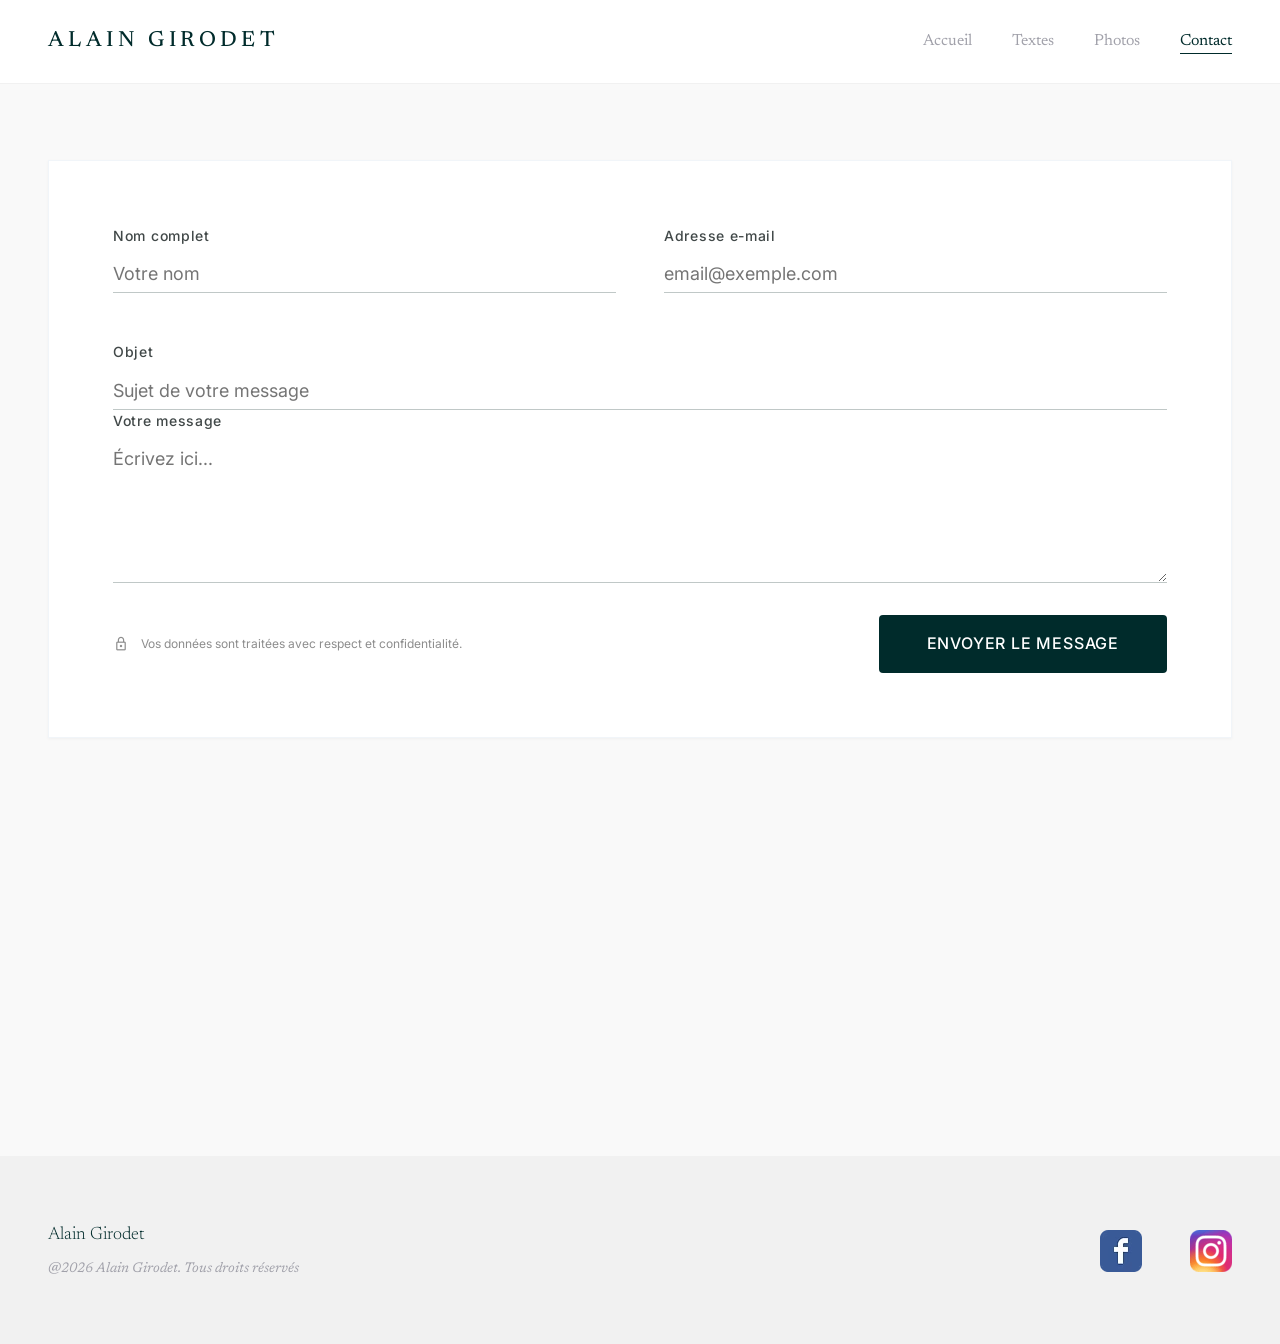
<file: contact.html>
<!DOCTYPE html>
<html lang="fr">
<head>
    <meta charset="UTF-8">
    <meta name="viewport" content="width=device-width, initial-scale=1.0">
    <title>Contact | Alain Girodet</title>
    <link href="https://fonts.googleapis.com/css2?family=Newsreader:ital,opsz,wght@0,6..72,200..800;1,6..72,200..800&amp;family=Inter:wght@100..900&amp;display=swap" rel="stylesheet"/>
    <link href="https://fonts.googleapis.com/css2?family=Material+Symbols+Outlined:wght,FILL@100..700,0..1&amp;display=swap" rel="stylesheet"/>
    <link rel="stylesheet" href="style.css">
    <script src="hamburger.js" defer></script>
    <script src="contact.js" defer></script>
</head>
<body>
    <header>
        <nav>
        <a href="index.html" class="nav-logo">Alain Girodet</a>
        <ul class="nav-links">
            <li><a href="index.html">Accueil</a></li>
            <li><a href="textes.html">Textes</a></li>
            <li><a href="photos.html">Photos</a></li>
            <li><a href="contact.html" class="active">Contact</a></li>
        </ul>       
        <button class="burger" aria-label="Ouvrir le menu">
            <span></span>
            <span></span>
            <span></span>
        </button>
        </nav>
     </header>
     <main class="contact-main">
        <form action="#" class="contact-form" method="#">
            <div class="form-header">
                <div class="form-field">
                    <label for="name">Nom complet</label>
                    <input type="text" id="name" name="name" placeholder="Votre nom" required>
                </div>
                <div class="form-field">
                    <label for="email">Adresse e-mail</label>
                    <input type="email" id="email" name="email" placeholder="email@exemple.com" required>
                </div>
            </div>
            <div class="form-body">
                <div class="form-field">
                    <label for="subject">Objet</label>
                    <input type="text" id="subject" name="subject" placeholder="Sujet de votre message" required>
                </div>
                <div class="form-field">
                    <label for="message">Votre message</label>
                    <textarea name="message" id="message" rows="6" placeholder="Écrivez ici..." required></textarea>
                </div>
            </div>
            <div class="form-footer">
                <div class="form-privacy">
                    <span class="material-symbols-outlined" style="font-size:16px;">lock</span>
                    <span class="privacy-text">Vos données sont traitées avec respect et confidentialité.</span>
                </div>
                <button class="btn-contact" type="submit">Envoyer le message</button>
            </div>            
            <div id="feedback">
                <p class="success">Votre message a été envoyé avec succès.</p>
                <p class="error">Une erreur est survenue, veuillez réessayer.</p>
            </div>
        </form>
     </main>
     <footer>
        <section class="footer-container">
            <div class="footer-brand">
                <span class="footer-name">Alain Girodet</span>
                <p class="footer-copy">@2026 Alain Girodet. Tous droits réservés</p>
            </div>
            <ul class="footer-links">
                <li><a href="https://www.facebook.com/alain.girodet" target="_blank"><img src="img/icons/facebook.png" alt="Accédez à ma page Facebook"></a></li>
                <li><a href="https://www.instagram.com/alaingirodet/" target="_blank"><img src="img/icons/insta2.png" alt="Accédez à mon Instagram"></a></li>
            </ul>
        </section>
     </footer>
</body>
</html>
</file>
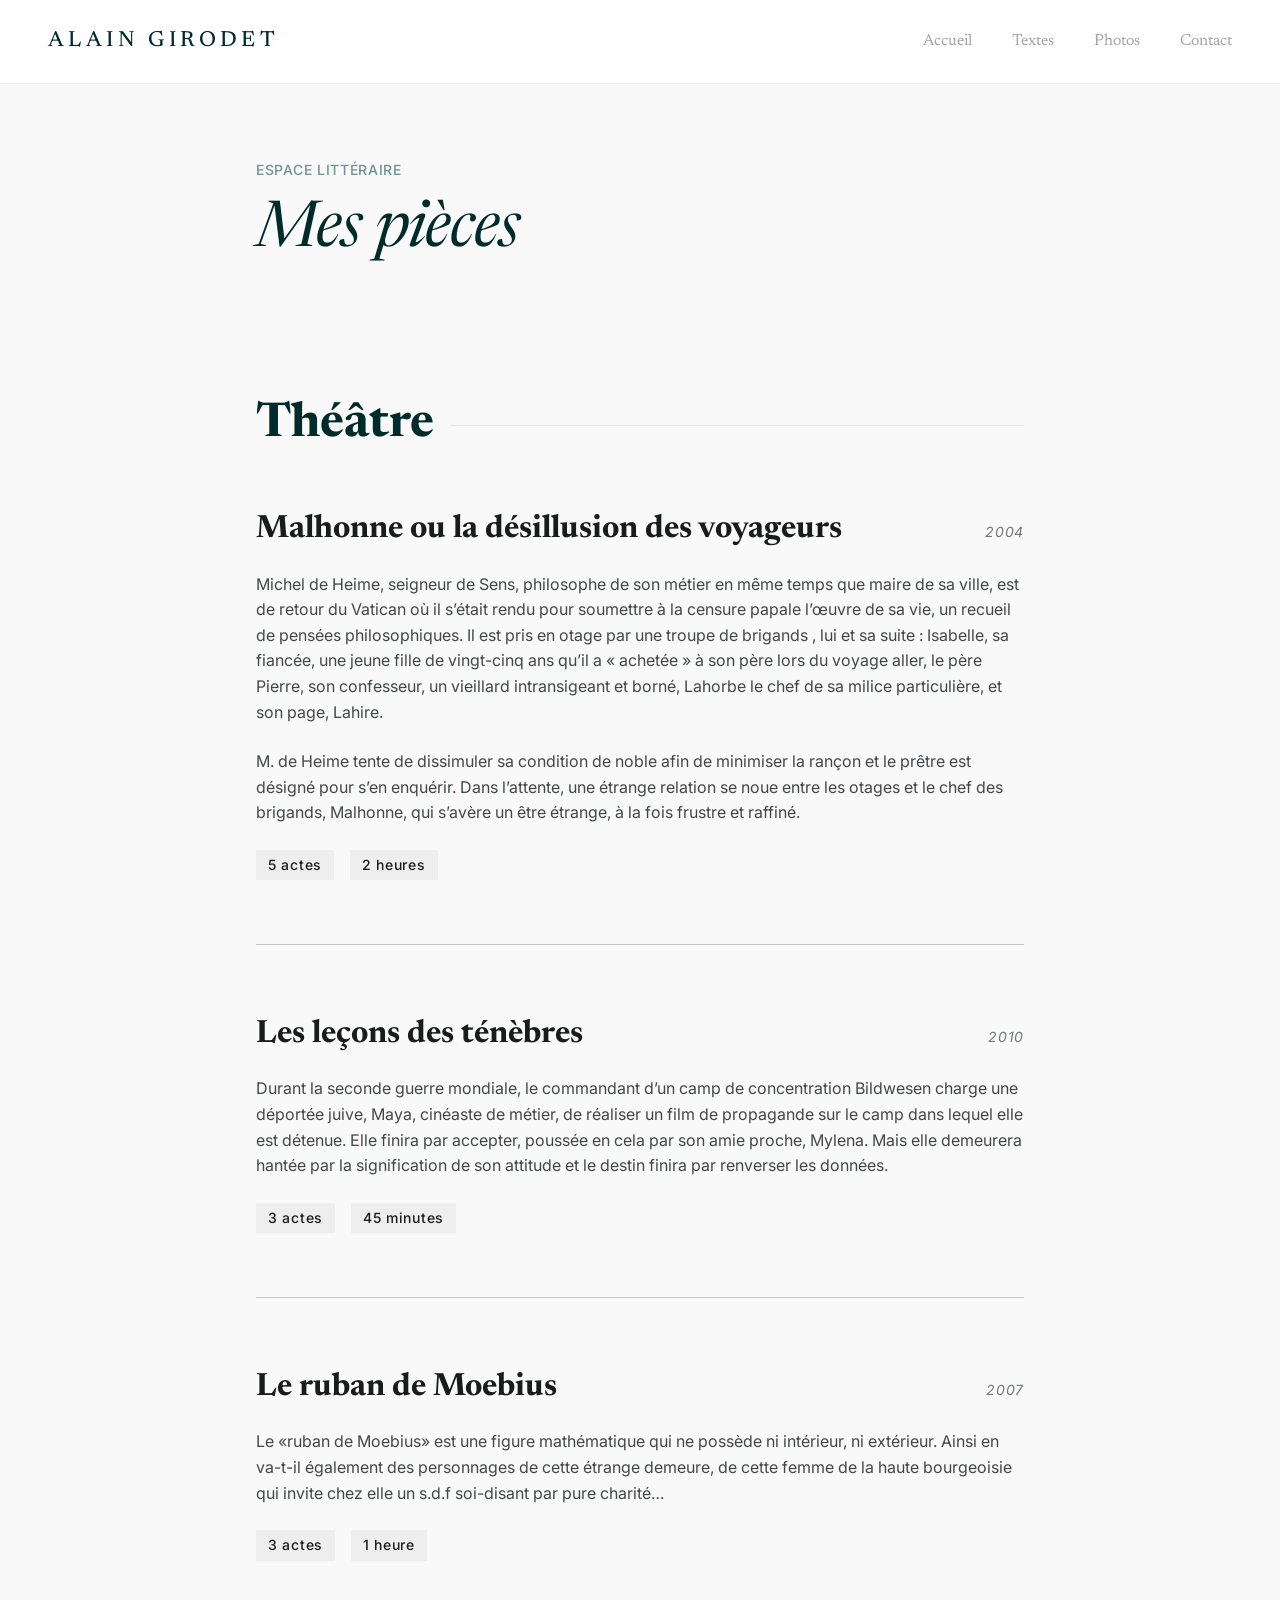
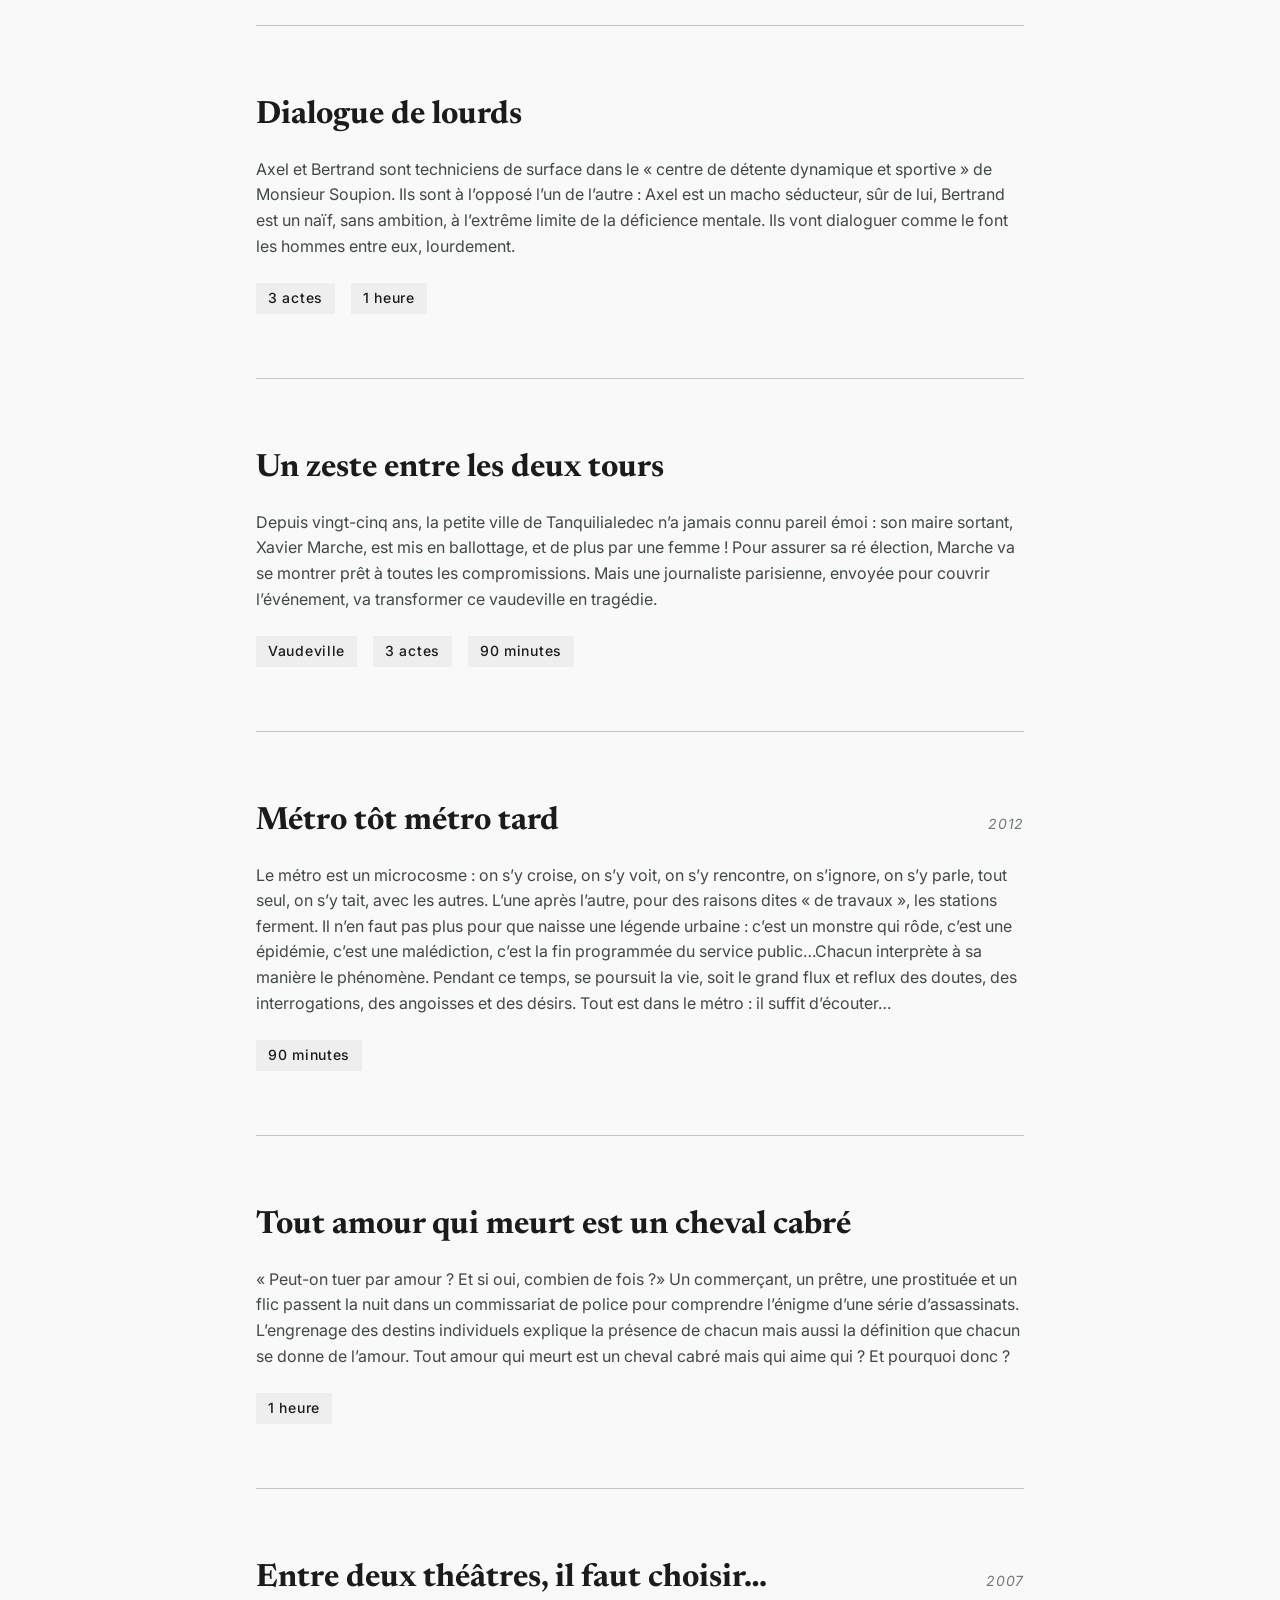
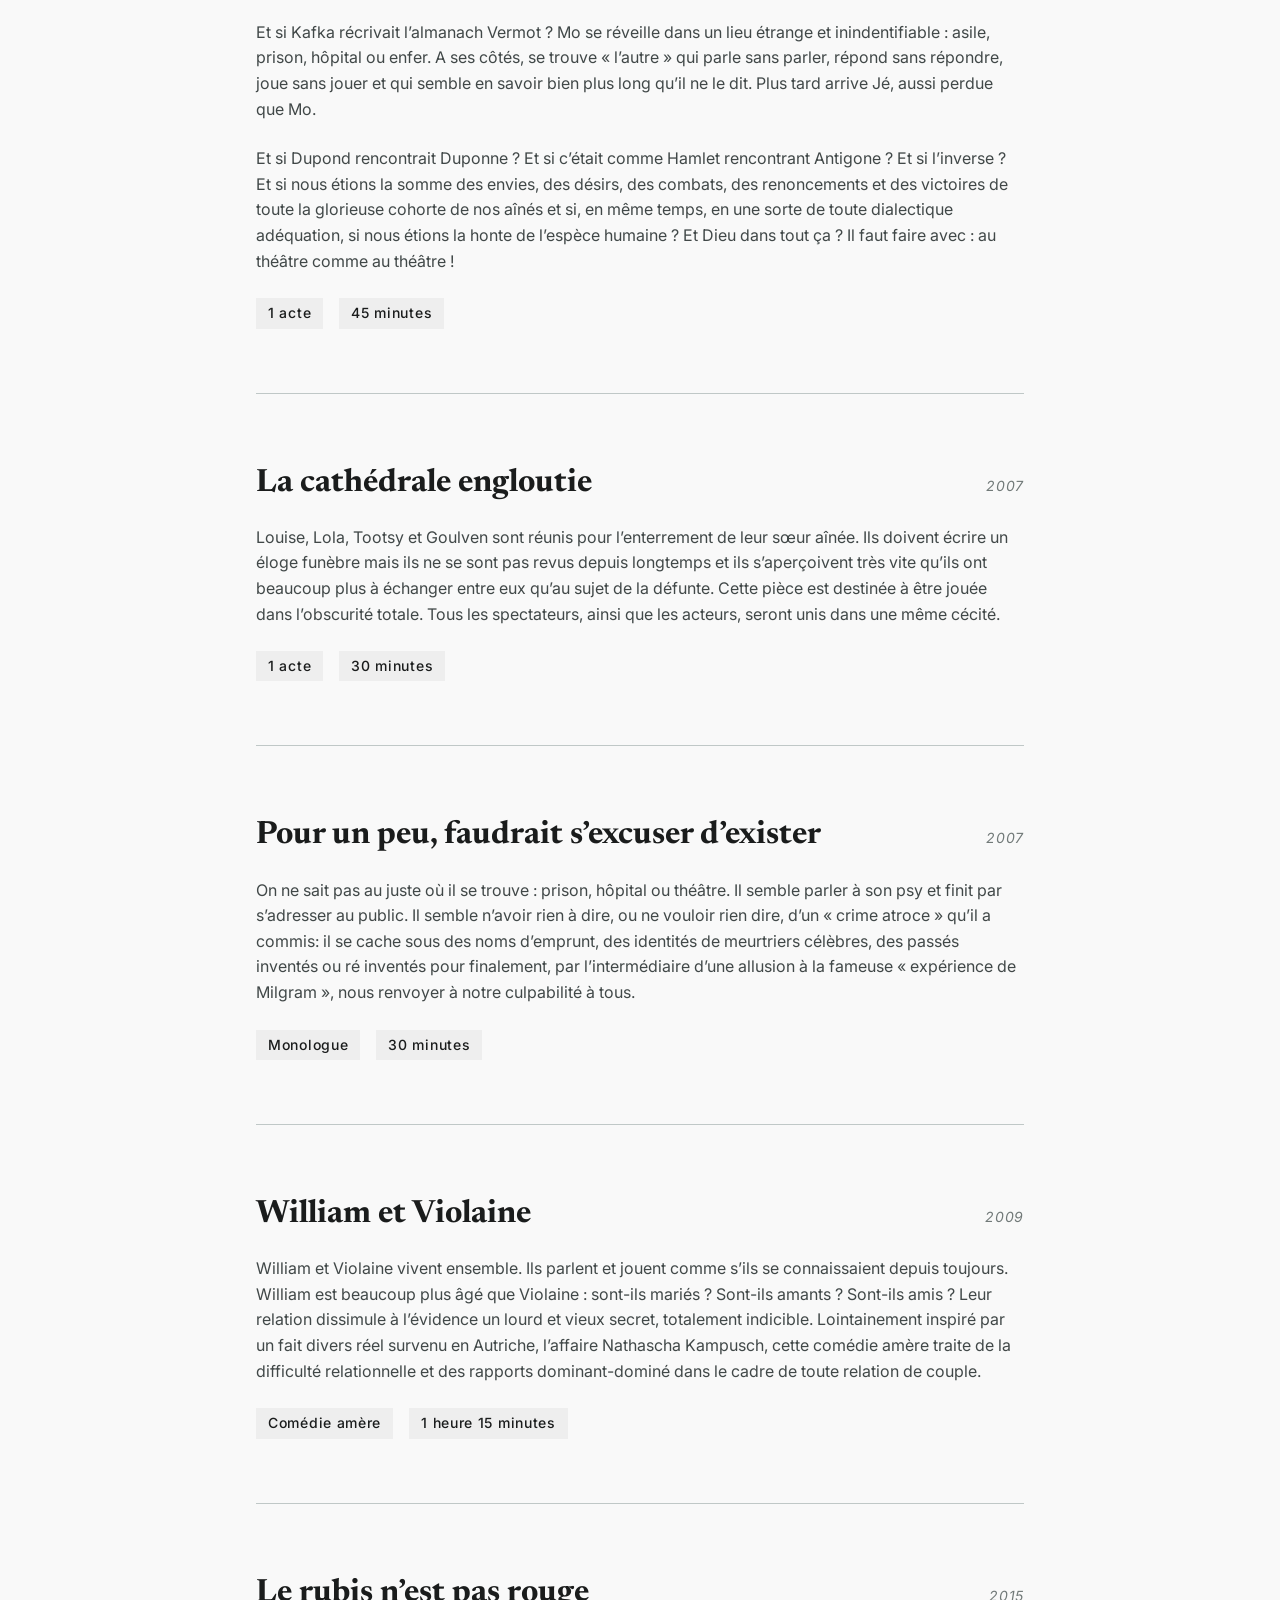
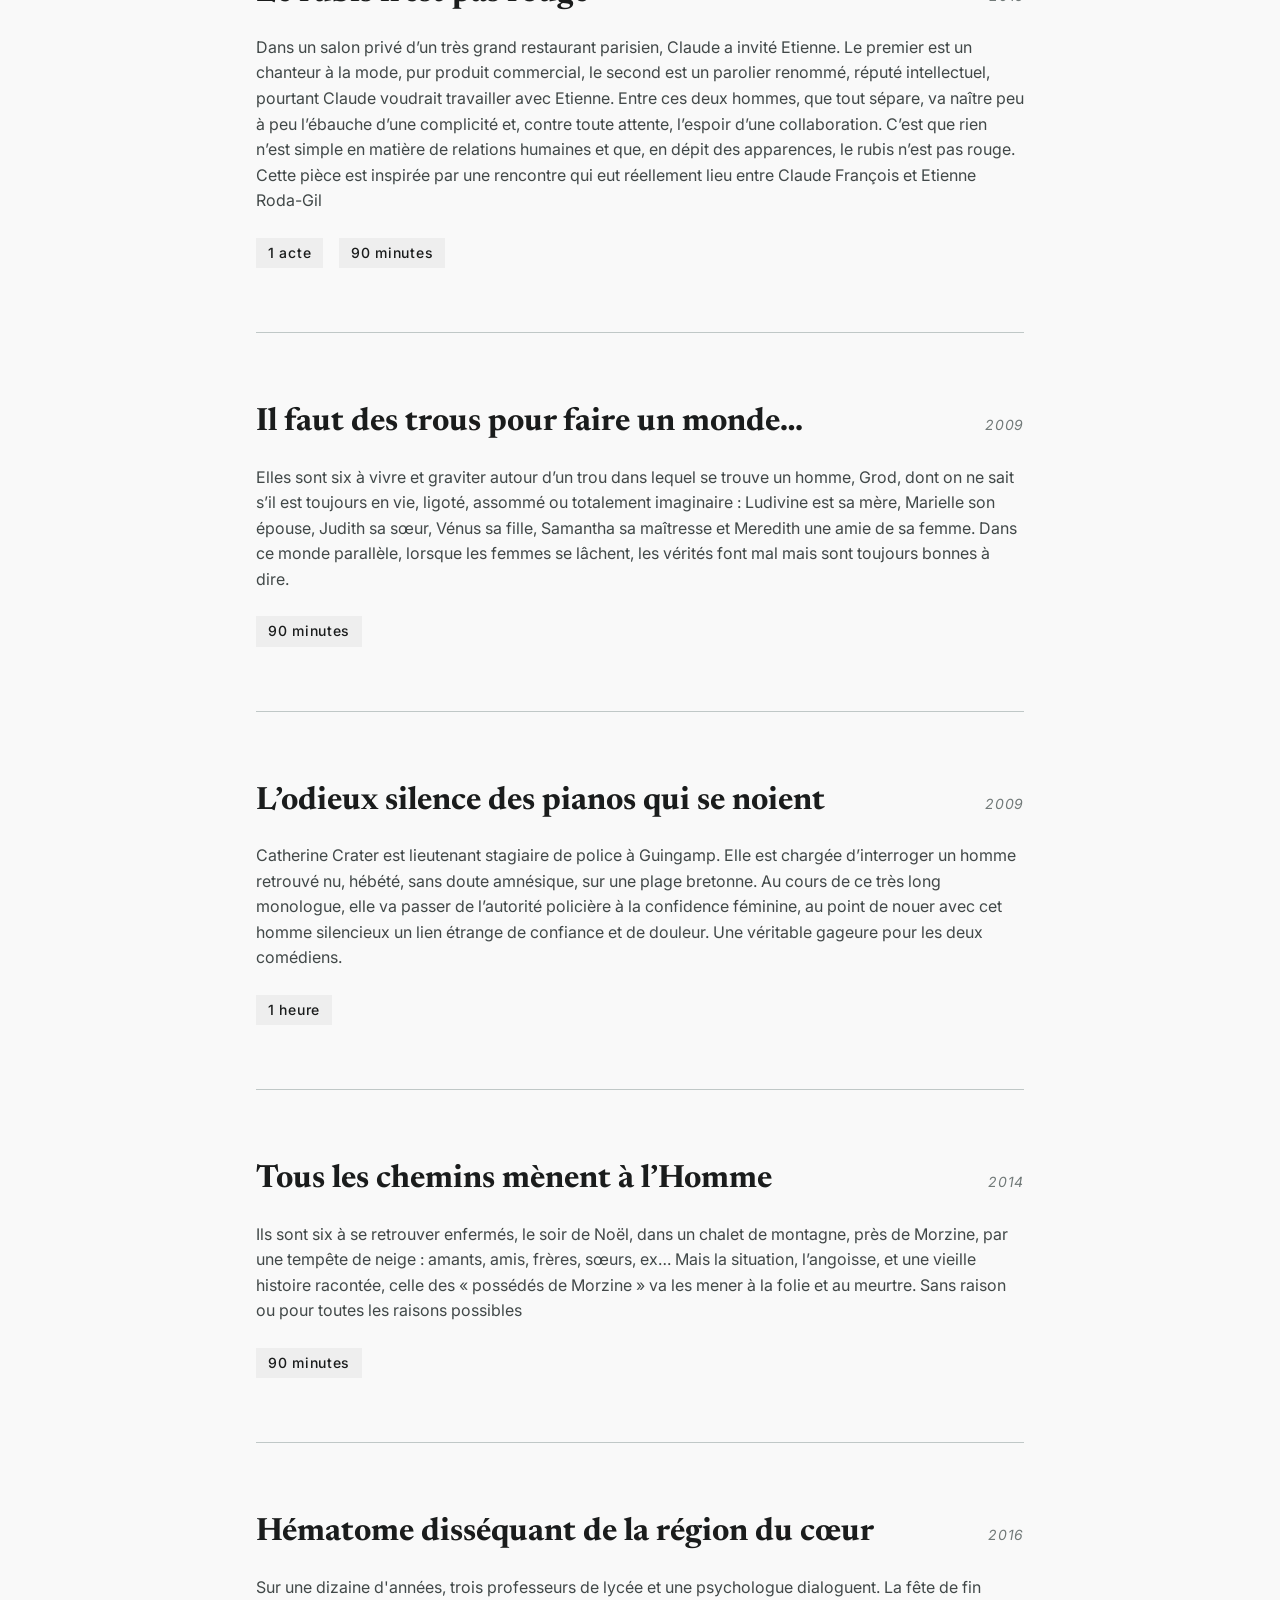
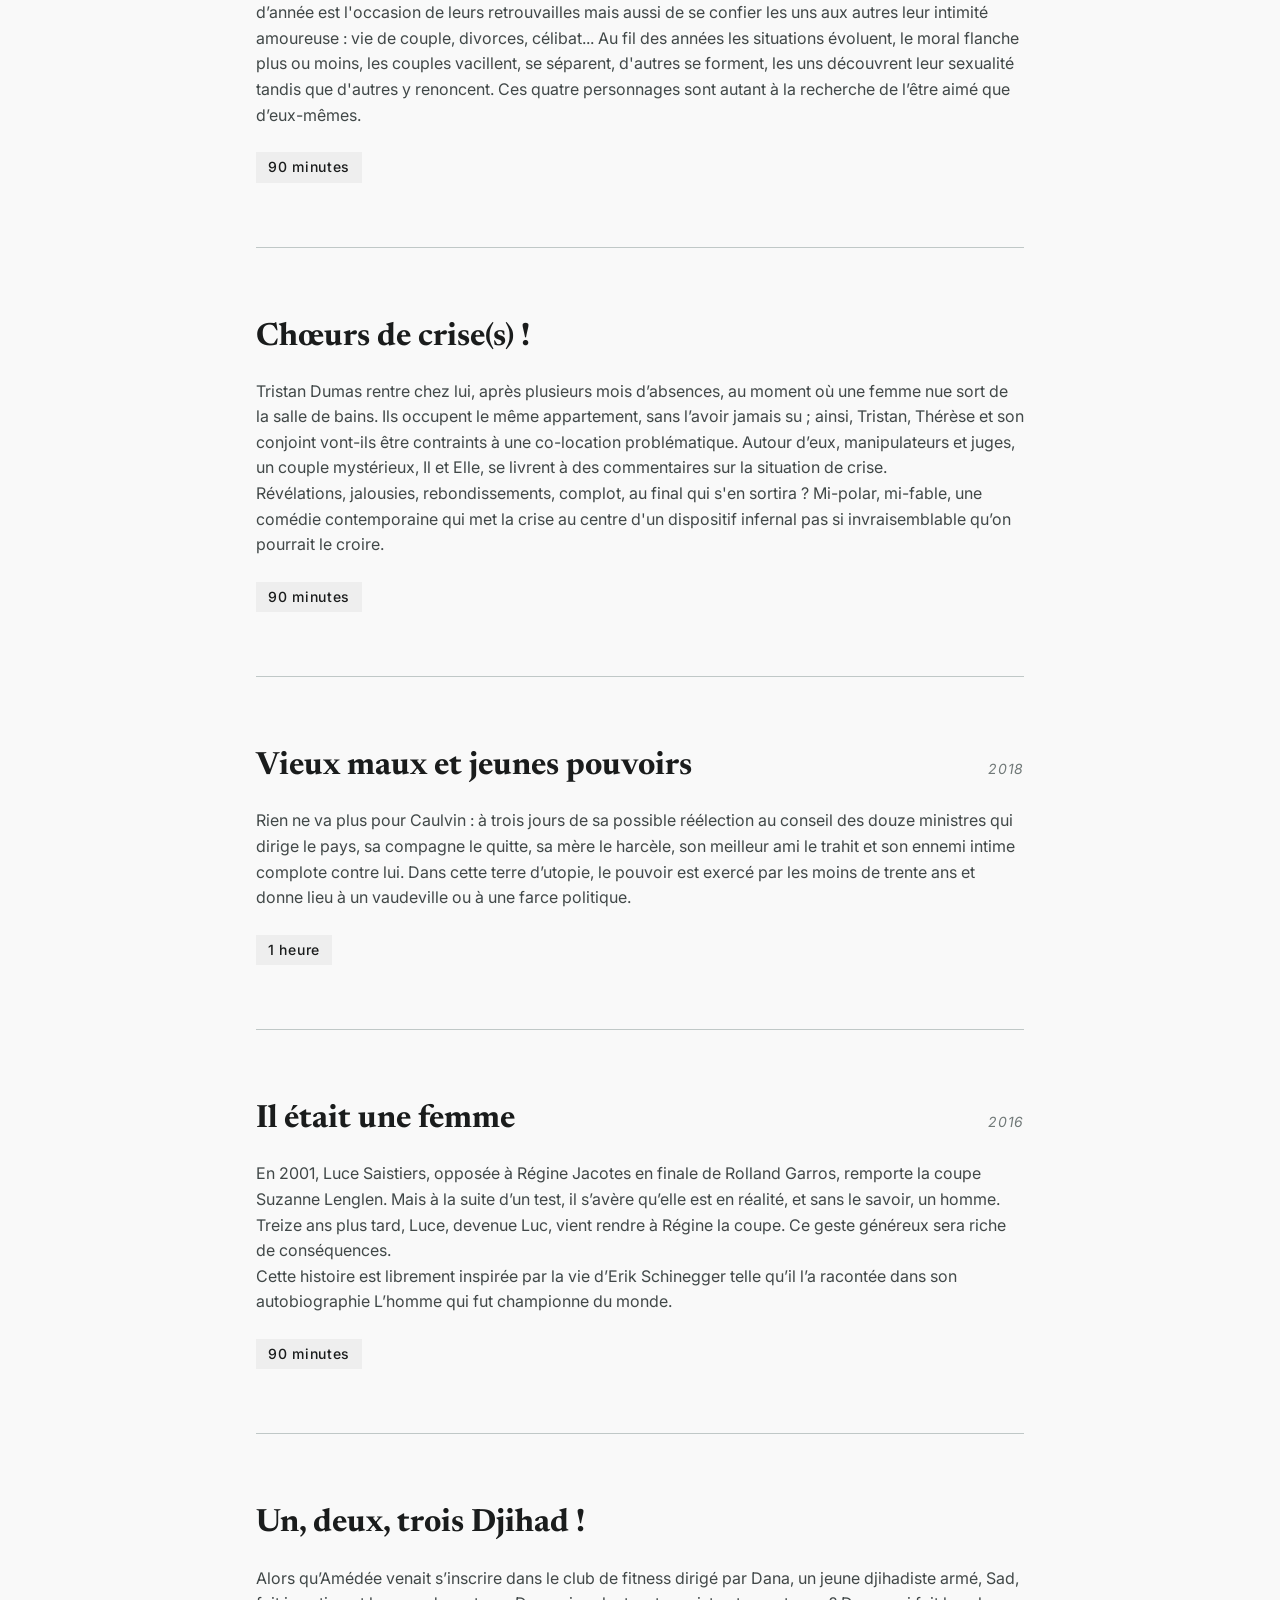
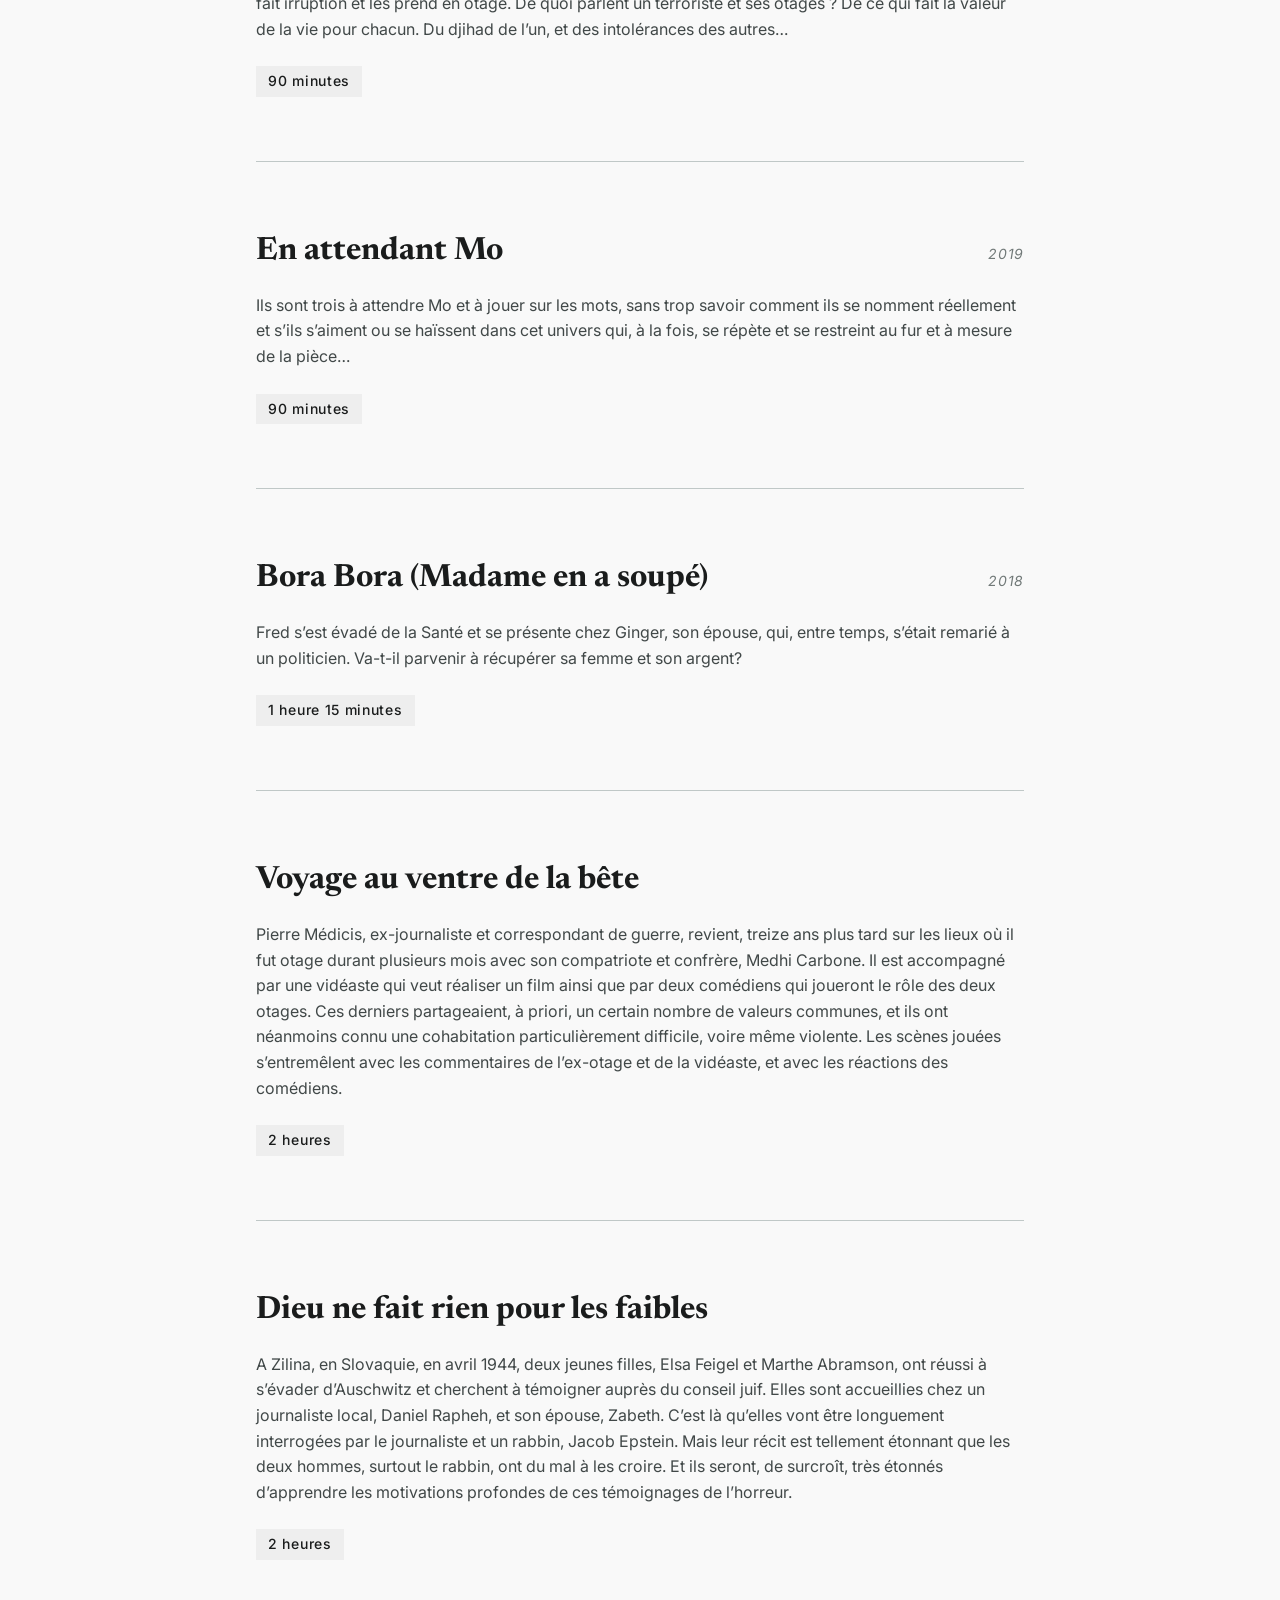
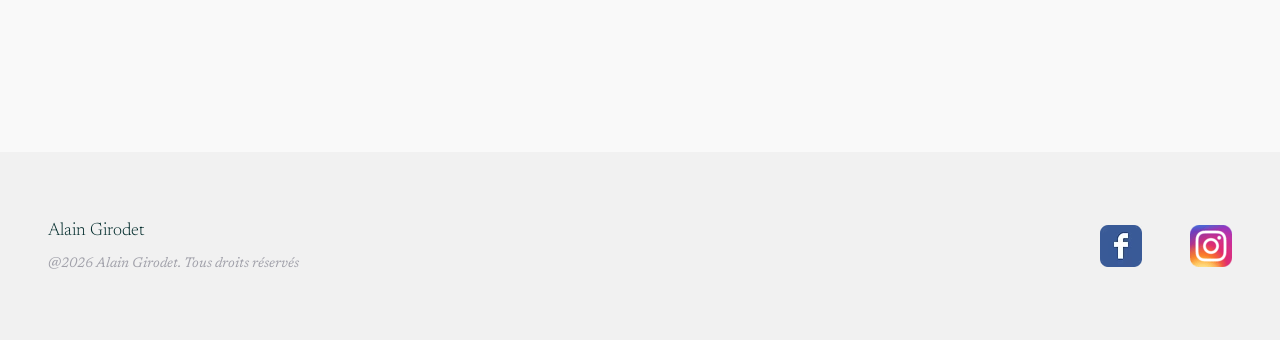
<file: mes-pieces.html>
<!DOCTYPE html>
<html lang="fr">
<head>
    <meta charset="UTF-8">
    <meta name="viewport" content="width=device-width, initial-scale=1.0">
    <title>Mes textes | Alain Girodet</title>
    <link href="https://fonts.googleapis.com/css2?family=Newsreader:ital,opsz,wght@0,6..72,200..800;1,6..72,200..800&amp;family=Inter:wght@100..900&amp;display=swap" rel="stylesheet"/>
    <link href="https://fonts.googleapis.com/css2?family=Material+Symbols+Outlined:wght,FILL@100..700,0..1&amp;display=swap" rel="stylesheet"/>
    <script src="hamburger.js" defer></script>
    <link rel="stylesheet" href="style.css">
</head>
<body>
    <header>
        <nav>
        <a href="index.html" class="nav-logo">Alain Girodet</a>
        <ul class="nav-links">
            <li><a href="index.html">Accueil</a></li>
            <li><a href="textes.html">Textes</a></li>
            <li><a href="photos.html">Photos</a></li>
            <li><a href="contact.html">Contact</a></li>
        </ul>       
        <button class="burger" aria-label="Ouvrir le menu">
            <span></span>
            <span></span>
            <span></span>
        </button>
        </nav>
     </header>
     <main class="texts-main">
        <section class="texts-main_header">
            <span>Espace Littéraire</span>
            <h1>Mes pièces</h1>
        </section>
        <section id="mes-pieces">
            <div class="section-divider">
                <h2>Théâtre</h2>
            </div>
            <div>
                <article class="text-article">
                    <div class="text-article_header">
                        <h3 class="text-article_title">Malhonne ou la désillusion des voyageurs</h3>
                        <span class="text-article_year">2004</span>
                    </div>
                    <p class="text-article_desc">
                        Michel de Heime, seigneur de Sens, philosophe de son métier en même temps que maire de sa ville, est de retour du Vatican où il s’était rendu pour soumettre à la censure papale l’œuvre de sa vie, un recueil de pensées philosophiques. Il est pris en otage par une troupe de brigands , lui et sa suite : Isabelle, sa fiancée, une jeune fille de vingt-cinq ans qu’il a « achetée » à son père lors du voyage aller, le père Pierre, son confesseur, un vieillard intransigeant et borné, Lahorbe le chef de sa milice particulière, et son page, Lahire.</p>
                    <p class="text-article_desc">
                        M. de Heime tente de dissimuler sa condition de noble afin de minimiser la rançon et le prêtre est désigné pour s’en enquérir. Dans l’attente, une étrange relation se noue entre les otages et le chef des brigands, Malhonne, qui s’avère un être étrange, à la fois frustre et raffiné. </p>
                    <div class="text-article_tags">
                        <span class="tag">5 actes</span>
                        <span class="tag">2 heures</span>
                    </div>
                </article>
                <article class="text-article">
                    <div class="text-article_header">
                        <h3 class="text-article_title">Les leçons des ténèbres</h3>
                        <span class="text-article_year">2010</span>
                    </div>
                    <p class="text-article_desc">
                        Durant la seconde guerre mondiale, le commandant d’un camp de concentration Bildwesen charge une déportée juive, Maya, cinéaste de métier, de réaliser un film de propagande sur le camp dans lequel elle est détenue. Elle finira par accepter, poussée en cela par son amie proche, Mylena. Mais elle demeurera hantée par la signification de son attitude et le destin finira par renverser les données.</p>
                    <div class="text-article_tags">
                        <span class="tag">3 actes</span>
                        <span class="tag">45 minutes</span>
                    </div>
                </article>
                <article class="text-article">
                    <div class="text-article_header">
                        <h3 class="text-article_title">Le ruban de Moebius</h3>
                        <span class="text-article_year">2007</span>
                    </div>
                    <p class="text-article_desc">
                        Le «ruban de Moebius» est une figure mathématique qui ne possède ni intérieur, ni extérieur. Ainsi en va-t-il également des personnages de cette étrange demeure, de cette femme de la haute bourgeoisie qui invite chez elle un s.d.f soi-disant par pure charité…</p>
                    <div class="text-article_tags">
                        <span class="tag">3 actes</span>
                        <span class="tag">1 heure</span>
                    </div>
                </article>
                <article class="text-article">
                    <div class="text-article_header">
                        <h3 class="text-article_title">Dialogue de lourds</h3>
                        <span class="text-article_year"></span>
                    </div>
                    <p class="text-article_desc">
                        Axel et Bertrand sont techniciens de surface dans le « centre de détente dynamique et sportive » de Monsieur Soupion. Ils sont à l’opposé l’un de l’autre : Axel est un macho séducteur, sûr de lui, Bertrand est un naïf, sans ambition, à l’extrême limite de la déficience mentale. Ils vont dialoguer comme le font les hommes entre eux, lourdement. </p>
                    <div class="text-article_tags">
                        <span class="tag">3 actes</span>
                        <span class="tag">1 heure</span>
                    </div>
                </article>
                <article class="text-article">
                    <div class="text-article_header">
                        <h3 class="text-article_title">Un zeste entre les deux tours</h3>
                        <span class="text-article_year"></span>
                    </div>
                    <p class="text-article_desc">
                        Depuis vingt-cinq ans, la petite ville de Tanquilialedec n’a jamais connu pareil émoi : son maire sortant, Xavier Marche, est mis en ballottage, et de plus par une femme ! Pour assurer sa ré élection, Marche va se montrer prêt à toutes les compromissions. Mais une journaliste parisienne, envoyée pour couvrir l’événement, va transformer ce vaudeville en tragédie. </p>
                    <div class="text-article_tags">
                        <span class="tag">Vaudeville</span>
                        <span class="tag">3 actes</span>
                        <span class="tag">90 minutes</span>
                    </div>
                </article>
                <article class="text-article">
                    <div class="text-article_header">
                        <h3 class="text-article_title">Métro tôt métro tard</h3>
                        <span class="text-article_year">2012</span>
                    </div>
                    <p class="text-article_desc">
                        Le métro est un microcosme : on s’y croise, on s’y voit, on s’y rencontre, on s’ignore, on s’y parle, tout seul, on s’y tait, avec les autres. L’une après l’autre, pour des raisons dites « de travaux », les stations ferment. Il n’en faut pas plus pour que naisse une légende urbaine : c’est un monstre qui rôde, c’est une épidémie, c’est une malédiction, c’est la fin programmée du service public…Chacun interprète à sa manière le phénomène. Pendant ce temps, se poursuit la vie, soit le grand flux et reflux des doutes, des interrogations, des angoisses et des désirs. Tout est dans le métro : il suffit d’écouter… </p>
                    <div class="text-article_tags">
                        <span class="tag">90 minutes</span>
                    </div>
                </article>
                <article class="text-article">
                    <div class="text-article_header">
                        <h3 class="text-article_title">Tout amour qui meurt est un cheval cabré</h3>
                        <span class="text-article_year"></span>
                    </div>
                    <p class="text-article_desc">
                        « Peut-on tuer par amour ? Et si oui, combien de fois ?» Un commerçant, un prêtre, une prostituée et un flic passent la nuit dans un commissariat de police pour comprendre l’énigme d’une série d’assassinats. L’engrenage des destins individuels explique la présence de chacun mais aussi la définition que chacun se donne de l’amour. Tout amour qui meurt est un cheval cabré mais qui aime qui ? Et pourquoi donc ?</p>
                    <div class="text-article_tags">
                        <span class="tag">1 heure</span>
                    </div>
                </article>
                <article class="text-article">
                    <div class="text-article_header">
                        <h3 class="text-article_title">Entre deux théâtres, il faut choisir…</h3>
                        <span class="text-article_year">2007</span>
                    </div>
                    <p class="text-article_desc">
                        Et si Kafka récrivait l’almanach Vermot ? Mo se réveille dans un lieu étrange et inindentifiable : asile, prison, hôpital ou enfer. A ses côtés, se trouve « l’autre » qui parle sans parler, répond sans répondre, joue sans jouer et qui semble en savoir bien plus long qu’il ne le dit. Plus tard arrive Jé, aussi perdue que Mo.</p>
                    <p class="text-article_desc">
                        Et si Dupond rencontrait Duponne ? Et si c’était comme Hamlet rencontrant Antigone ? Et si l’inverse ? Et si nous étions la somme des envies, des désirs, des combats, des renoncements et des victoires de toute la glorieuse cohorte de nos aînés et si, en même temps, en une sorte de toute dialectique adéquation, si nous étions la honte de l’espèce humaine ? Et Dieu dans tout ça ? Il faut faire avec : au théâtre comme au théâtre ! </p>
                    <div class="text-article_tags">
                        <span class="tag">1 acte</span>
                        <span class="tag"> 45 minutes</span>
                    </div>
                </article>
                <article class="text-article">
                    <div class="text-article_header">
                        <h3 class="text-article_title">La cathédrale engloutie</h3>
                        <span class="text-article_year">2007</span>
                    </div>
                    <p class="text-article_desc">
                        Louise, Lola, Tootsy et Goulven sont réunis pour l’enterrement de leur sœur aînée. Ils doivent écrire un éloge funèbre mais ils ne se sont pas revus depuis longtemps et ils s’aperçoivent très vite qu’ils ont beaucoup plus à échanger entre eux qu’au sujet de la défunte. Cette pièce est destinée à être jouée dans l’obscurité totale. Tous les spectateurs, ainsi que les acteurs, seront unis dans une même cécité.</p>
                    <div class="text-article_tags">
                        <span class="tag">1 acte</span>
                        <span class="tag">30 minutes</span>
                    </div>
                </article>
                <article class="text-article">
                    <div class="text-article_header">
                        <h3 class="text-article_title">Pour un peu, faudrait s’excuser d’exister</h3>
                        <span class="text-article_year">2007</span>
                    </div>
                    <p class="text-article_desc">
                        On ne sait pas au juste où il se trouve : prison, hôpital ou théâtre. Il semble parler à son psy et finit par s’adresser au public. Il semble n’avoir rien à dire, ou ne vouloir rien dire, d’un « crime atroce » qu’il a commis: il se cache sous des noms d’emprunt, des identités de meurtriers célèbres, des passés inventés ou ré inventés pour finalement, par l’intermédiaire d’une allusion à la fameuse « expérience de Milgram », nous renvoyer à notre culpabilité à tous.</p>
                    <div class="text-article_tags">
                        <span class="tag">Monologue</span>
                        <span class="tag">30 minutes</span>
                    </div>
                </article>
                <article class="text-article">
                    <div class="text-article_header">
                        <h3 class="text-article_title">William et Violaine</h3>
                        <span class="text-article_year">2009</span>
                    </div>
                    <p class="text-article_desc">
                        William et Violaine vivent ensemble. Ils parlent et jouent comme s’ils se connaissaient depuis toujours. William est beaucoup plus âgé que Violaine : sont-ils mariés ? Sont-ils amants ? Sont-ils amis ? Leur relation dissimule à l’évidence un lourd et vieux secret, totalement indicible. Lointainement inspiré par un fait divers réel survenu en Autriche, l’affaire Nathascha Kampusch, cette comédie amère traite de la difficulté relationnelle et des rapports dominant-dominé dans le cadre de toute relation de couple.</p>
                    <div class="text-article_tags">
                        <span class="tag">Comédie amère</span>
                        <span class="tag">1 heure 15 minutes</span>
                    </div>
                </article>
                <article class="text-article">
                    <div class="text-article_header">
                        <h3 class="text-article_title">Le rubis n’est pas rouge</h3>
                        <span class="text-article_year">2015</span>
                    </div>
                    <p class="text-article_desc">
                        Dans un salon privé d’un très grand restaurant parisien, Claude a invité Etienne. Le premier est un chanteur à la mode, pur produit commercial, le second est un parolier renommé, réputé intellectuel, pourtant Claude voudrait travailler avec Etienne. Entre ces deux hommes, que tout sépare, va naître peu à peu l’ébauche d’une complicité et, contre toute attente, l’espoir d’une collaboration. C’est que rien n’est simple en matière de relations humaines et que, en dépit des apparences, le rubis n’est pas rouge. 
                        <br>Cette pièce est inspirée par une rencontre qui eut réellement lieu entre Claude François et Etienne Roda-Gil</p>
                    <div class="text-article_tags">
                        <span class="tag">1 acte</span>
                        <span class="tag">90 minutes</span>
                    </div>
                </article>
                <article class="text-article">
                    <div class="text-article_header">
                        <h3 class="text-article_title">Il faut des trous pour faire un monde…</h3>
                        <span class="text-article_year">2009</span>
                    </div>
                    <p class="text-article_desc">
                        Elles sont six à vivre et graviter autour d’un trou dans lequel se trouve un homme, Grod, dont on ne sait s’il est toujours en vie, ligoté, assommé ou totalement imaginaire : Ludivine est sa mère, Marielle son épouse, Judith sa sœur, Vénus sa fille, Samantha sa maîtresse et Meredith une amie de sa femme. Dans ce monde parallèle, lorsque les femmes se lâchent, les vérités font mal mais sont toujours bonnes à dire. 
                    </p>
                    <div class="text-article_tags">
                        <span class="tag">90 minutes</span>
                    </div>
                </article>
                <article class="text-article">
                    <div class="text-article_header">
                        <h3 class="text-article_title">L’odieux silence des pianos qui se noient</h3>
                        <span class="text-article_year">2009</span>
                    </div>
                    <p class="text-article_desc">
                        Catherine Crater est lieutenant stagiaire de police à Guingamp. Elle est chargée d’interroger un homme retrouvé nu, hébété, sans doute amnésique, sur une plage bretonne. Au cours de ce très long monologue, elle va passer de l’autorité policière à la confidence féminine, au point de nouer avec cet homme silencieux un lien étrange de confiance et de douleur. Une véritable gageure pour les deux comédiens.
                    </p>
                    <div class="text-article_tags">
                        <span class="tag">1 heure</span>
                    </div>
                </article>
                <article class="text-article">
                    <div class="text-article_header">
                        <h3 class="text-article_title">Tous les chemins mènent à l’Homme</h3>
                        <span class="text-article_year">2014</span>
                    </div>
                    <p class="text-article_desc">
                        Ils sont six à se retrouver enfermés, le soir de Noël, dans un chalet de montagne, près de Morzine, par une tempête de neige : amants, amis, frères, sœurs, ex… Mais la situation, l’angoisse, et une vieille histoire racontée, celle des « possédés de Morzine » va les mener à la folie et au meurtre. Sans raison ou pour toutes les raisons possibles
                    </p>
                    <div class="text-article_tags">
                        <span class="tag">90 minutes</span>
                    </div>
                </article>
                <article class="text-article">
                    <div class="text-article_header">
                        <h3 class="text-article_title">Hématome disséquant de la région du cœur</h3>
                        <span class="text-article_year">2016</span>
                    </div>
                    <p class="text-article_desc">
                        Sur une dizaine d'années, trois professeurs de lycée et une psychologue dialoguent. La fête de fin d’année est l'occasion de leurs retrouvailles mais aussi de se confier les uns aux autres leur intimité amoureuse : vie de couple, divorces, célibat... Au fil des années les situations évoluent, le moral flanche plus ou moins, les couples vacillent, se séparent, d'autres se forment, les uns découvrent leur sexualité tandis que d'autres y renoncent. Ces quatre personnages sont autant à la recherche de l’être aimé que d’eux-mêmes.
                    </p>
                    <div class="text-article_tags">
                        <span class="tag">90 minutes</span>
                    </div>
                </article>
                <article class="text-article">
                    <div class="text-article_header">
                        <h3 class="text-article_title">Chœurs de crise(s) !</h3>
                        <span class="text-article_year"></span>
                    </div>
                    <p class="text-article_desc">
                        Tristan Dumas rentre chez lui, après plusieurs mois d’absences, au moment où une femme nue sort de la salle de bains. Ils occupent le même appartement, sans l’avoir jamais su ; ainsi, Tristan, Thérèse et son conjoint vont-ils être contraints à une co-location problématique. Autour d’eux, manipulateurs et juges, un couple mystérieux, Il et Elle, se livrent à des commentaires sur la situation de crise. <br>
                        Révélations, jalousies, rebondissements, complot, au final qui s'en sortira ?
                        Mi-polar, mi-fable, une comédie contemporaine qui met la crise au centre d'un dispositif infernal pas si invraisemblable qu’on pourrait le croire. 
                    </p>
                    <div class="text-article_tags">
                        <span class="tag">90 minutes</span>
                    </div>
                </article>
                <article class="text-article">
                    <div class="text-article_header">
                        <h3 class="text-article_title">Vieux maux et jeunes pouvoirs</h3>
                        <span class="text-article_year">2018</span>
                    </div>
                    <p class="text-article_desc">
                        Rien ne va plus pour Caulvin : à trois jours de sa possible réélection au conseil des douze ministres qui dirige le pays, sa compagne le quitte, sa mère le harcèle, son meilleur ami le trahit et son ennemi intime complote contre lui. Dans cette terre d’utopie, le pouvoir est exercé par les moins de trente ans et donne lieu à un vaudeville ou à une farce politique. 
                    </p>
                    <div class="text-article_tags">
                        <span class="tag">1 heure</span>
                    </div>
                </article>
                <article class="text-article">
                    <div class="text-article_header">
                        <h3 class="text-article_title">Il était une femme</h3>
                        <span class="text-article_year">2016</span>
                    </div>
                    <p class="text-article_desc">
                        En 2001, Luce Saistiers, opposée à Régine Jacotes en finale de Rolland Garros, remporte la coupe Suzanne Lenglen. Mais à la suite d’un test, il s’avère qu’elle est en réalité, et sans le savoir, un homme. <br>
                        Treize ans plus tard, Luce, devenue Luc, vient rendre à Régine la coupe. Ce geste généreux sera riche de conséquences. <br>
                        Cette histoire est librement inspirée par la vie d’Erik Schinegger telle qu’il l’a racontée dans son autobiographie L’homme qui fut championne du monde. 
                    </p>
                    <div class="text-article_tags">
                        <span class="tag">90 minutes</span>
                    </div>
                </article>
                <article class="text-article">
                    <div class="text-article_header">
                        <h3 class="text-article_title">Un, deux, trois Djihad !</h3>
                        <span class="text-article_year"></span>
                    </div>
                    <p class="text-article_desc">
                        Alors qu’Amédée venait s’inscrire dans le club de fitness dirigé par Dana, un jeune djihadiste armé, Sad, fait irruption et les prend en otage. De quoi parlent un terroriste et ses otages ? De ce qui fait la valeur de la vie pour chacun. Du djihad de l’un, et des intolérances des autres…
                    </p>
                    <div class="text-article_tags">
                        <span class="tag">90 minutes</span>
                    </div>
                </article>
                <article class="text-article">
                    <div class="text-article_header">
                        <h3 class="text-article_title">En attendant Mo</h3>
                        <span class="text-article_year">2019</span>
                    </div>
                    <p class="text-article_desc">
                        Ils sont trois à attendre Mo et à jouer sur les mots, sans trop savoir comment ils se nomment réellement et s’ils s’aiment ou se haïssent dans cet univers qui, à la fois, se répète et se restreint au fur et à mesure de la pièce…
                    </p>
                    <div class="text-article_tags">
                        <span class="tag">90 minutes</span>
                    </div>
                </article>
                <article class="text-article">
                    <div class="text-article_header">
                        <h3 class="text-article_title">Bora Bora (Madame en a soupé)</h3>
                        <span class="text-article_year">2018</span>
                    </div>
                    <p class="text-article_desc">
                        Fred s’est évadé de la Santé et se présente chez Ginger, son épouse, qui, entre temps, s’était remarié à un politicien. Va-t-il parvenir à récupérer sa femme et son argent? 
                    </p>
                    <div class="text-article_tags">
                        <span class="tag">1 heure 15 minutes</span>
                    </div>
                </article>
                <article class="text-article">
                    <div class="text-article_header">
                        <h3 class="text-article_title">Voyage au ventre de la bête</h3>
                        <span class="text-article_year"></span>
                    </div>
                    <p class="text-article_desc">
                        Pierre Médicis, ex-journaliste et correspondant de guerre, revient, treize ans plus tard sur les lieux où il fut otage durant plusieurs mois avec son compatriote et confrère, Medhi Carbone. Il est accompagné par une vidéaste qui veut réaliser un film ainsi que par deux comédiens qui joueront le rôle des deux otages. Ces derniers partageaient, à priori, un certain nombre de valeurs communes, et ils ont néanmoins connu une cohabitation particulièrement difficile, voire même violente. Les scènes jouées s’entremêlent avec les commentaires de l’ex-otage et de la vidéaste, et avec les réactions des comédiens. 
                    </p>
                    <div class="text-article_tags">
                        <span class="tag"> 2 heures</span>
                    </div>
                </article>
                <article class="text-article">
                    <div class="text-article_header">
                        <h3 class="text-article_title">Dieu ne fait rien pour les faibles</h3>
                        <span class="text-article_year"></span>
                    </div>
                    <p class="text-article_desc">
                        A Zilina, en Slovaquie, en avril 1944, deux jeunes filles, Elsa Feigel et Marthe Abramson, ont réussi à s’évader d’Auschwitz et cherchent à témoigner auprès du conseil juif. Elles sont accueillies chez un journaliste local, Daniel Rapheh, et son épouse, Zabeth. C’est là qu’elles vont être longuement interrogées par le journaliste et un rabbin, Jacob Epstein. Mais leur récit est tellement étonnant que les deux hommes, surtout le rabbin, ont du mal à les croire. Et ils seront, de surcroît, très étonnés d’apprendre les motivations profondes de ces témoignages de l’horreur. 
                    </p>
                    <div class="text-article_tags">
                        <span class="tag"> 2 heures</span>
                    </div>
                </article>
            </div>
        </section>
     </main>
     <footer>
        <section class="footer-container">
            <div class="footer-brand">
                <span class="footer-name">Alain Girodet</span>
                <p class="footer-copy">@2026 Alain Girodet. Tous droits réservés</p>
            </div>
            <ul class="footer-links">
                <li><a href="https://www.facebook.com/alain.girodet" target="_blank"><img src="img/icons/facebook.png" alt="Accédez à ma page Facebook"></a></li>
                <li><a href="https://www.instagram.com/alaingirodet/" target="_blank"><img src="img/icons/insta2.png" alt="Accédez à mon Instagram"></a></li>
            </ul>
        </section>
     </footer>
</body>
</html>
</file>
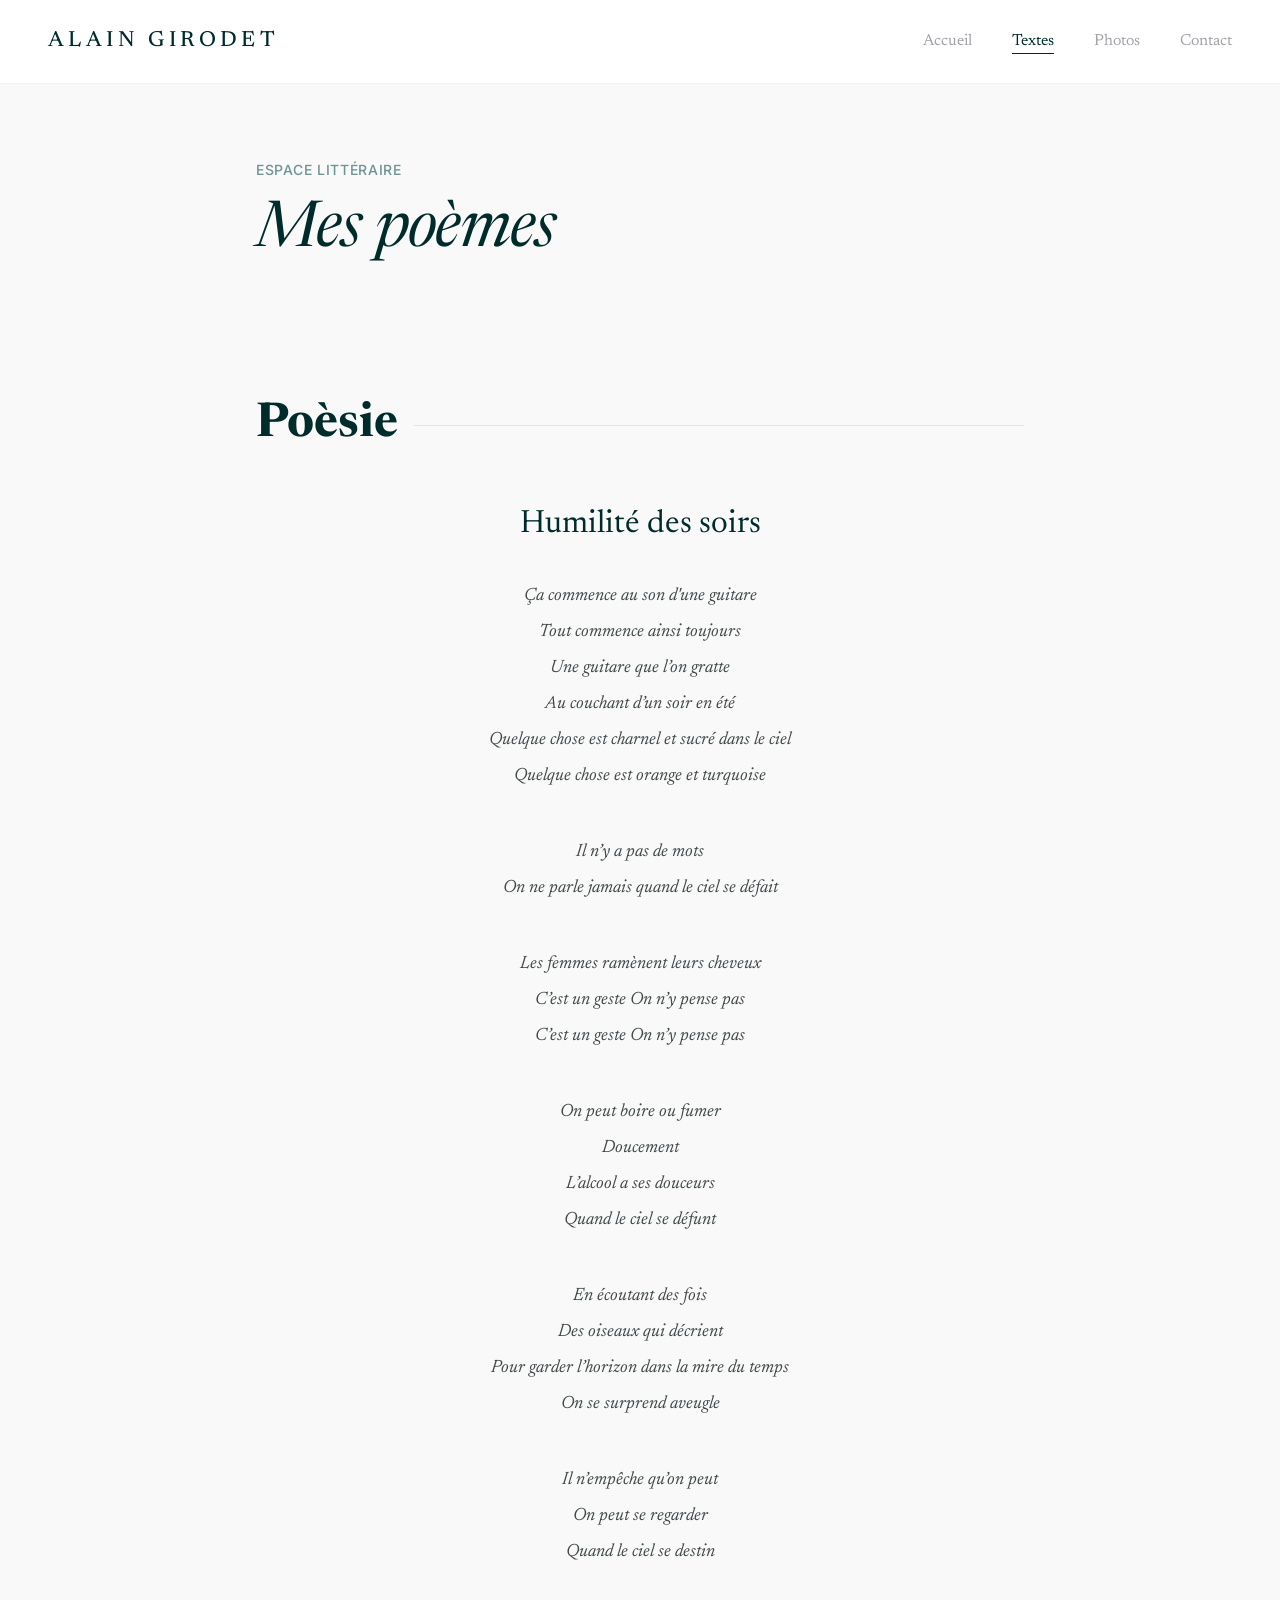
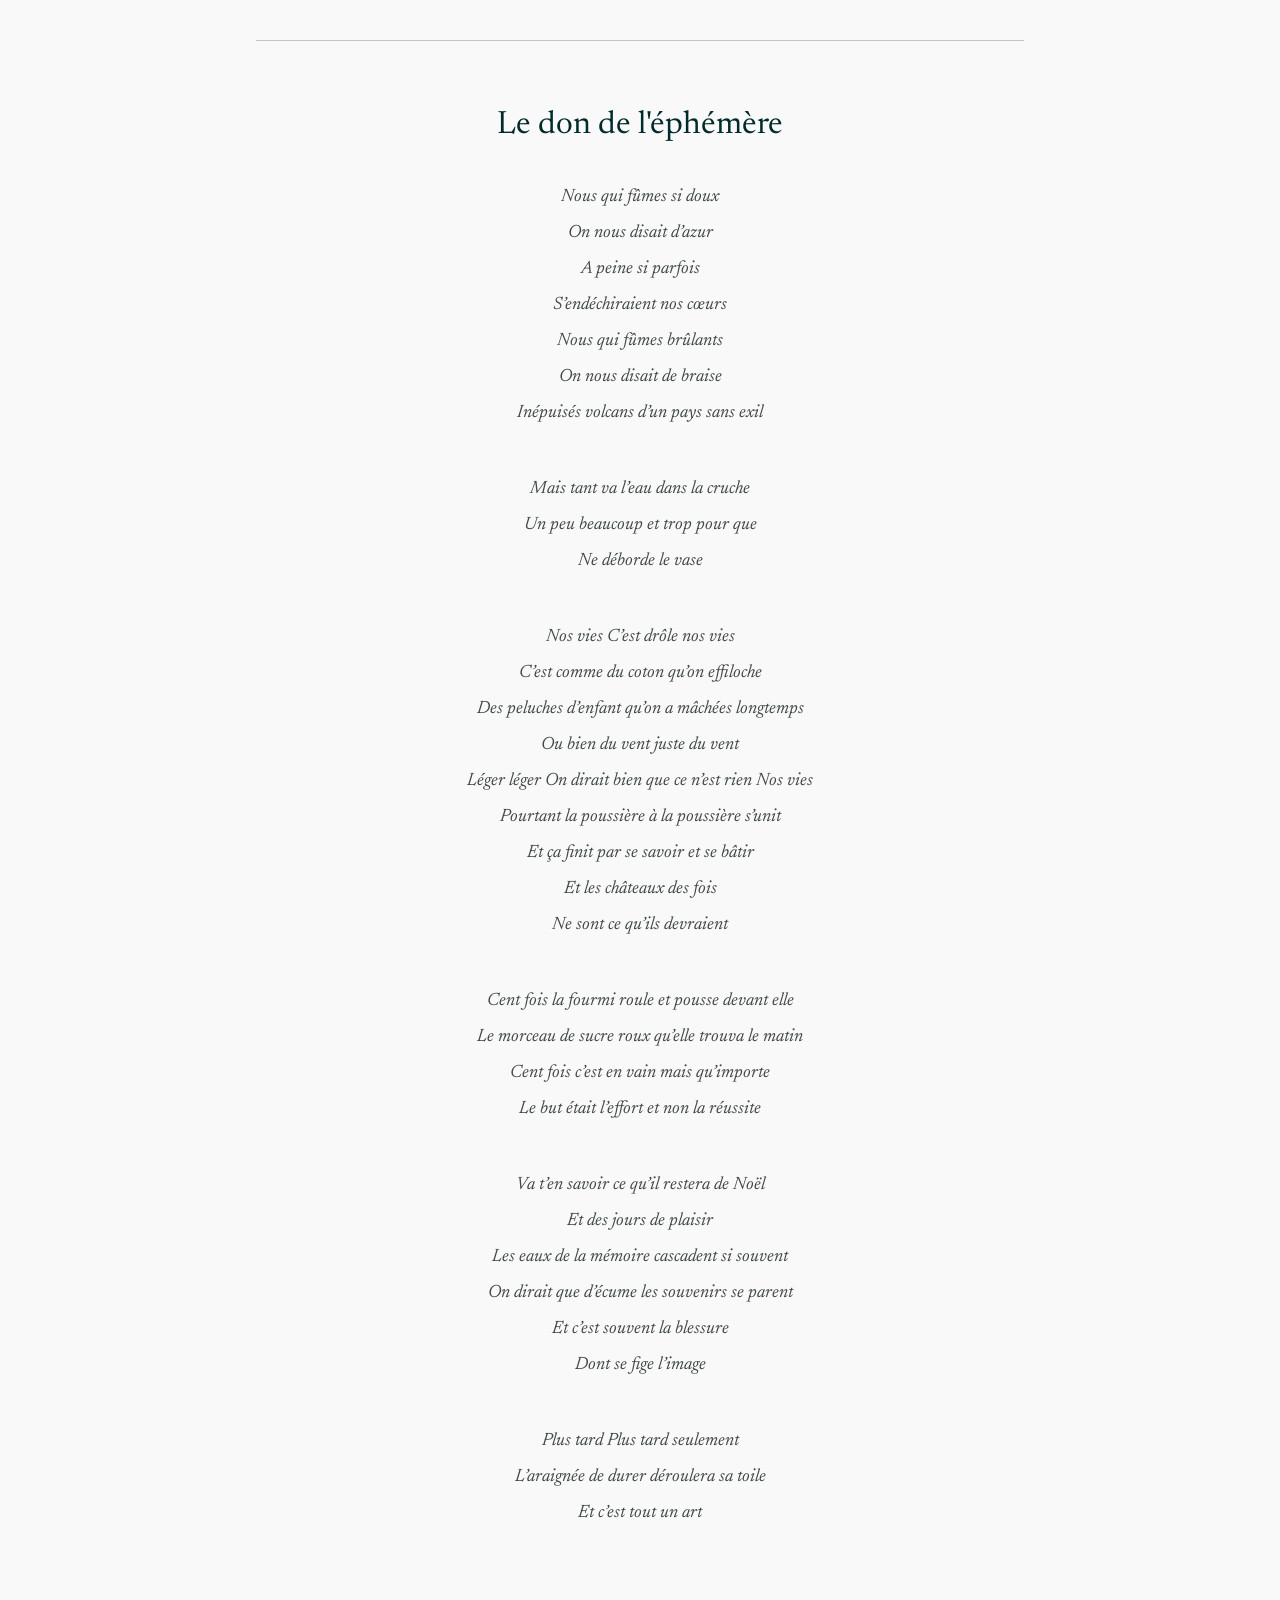
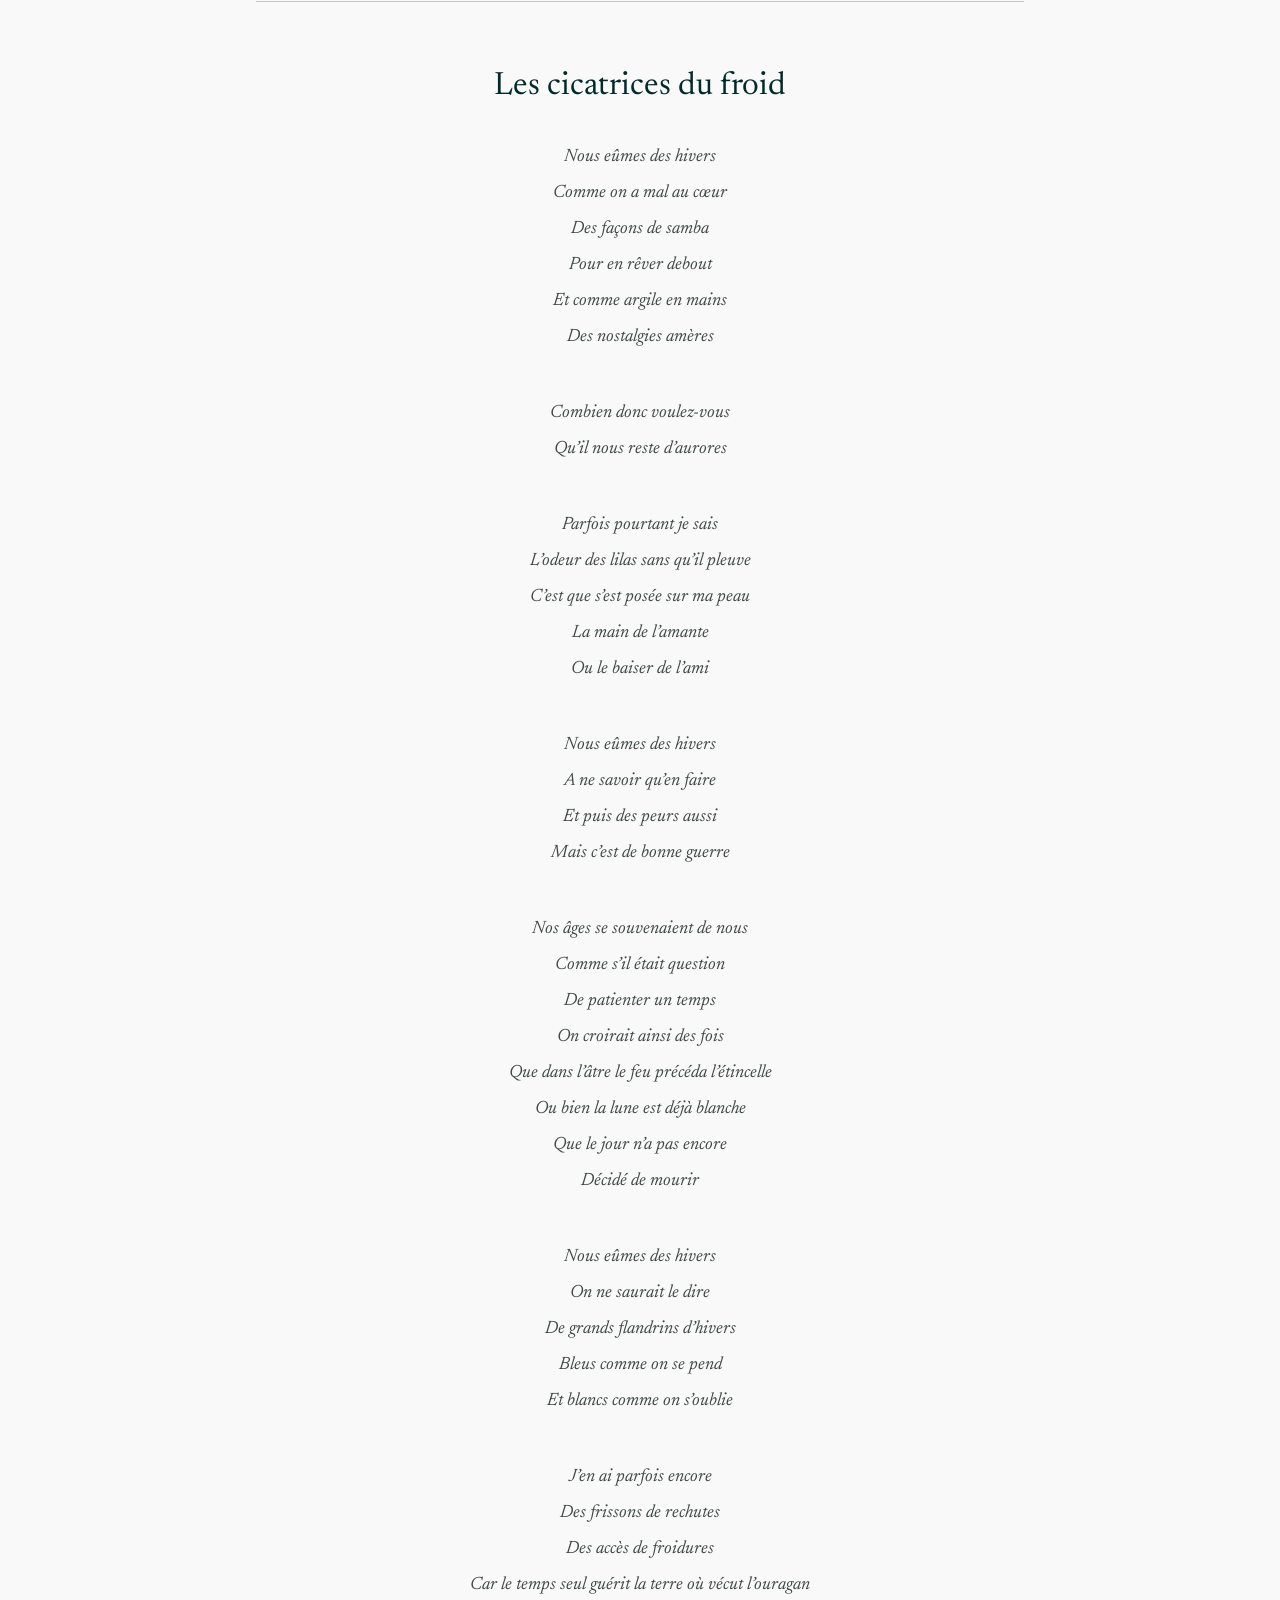
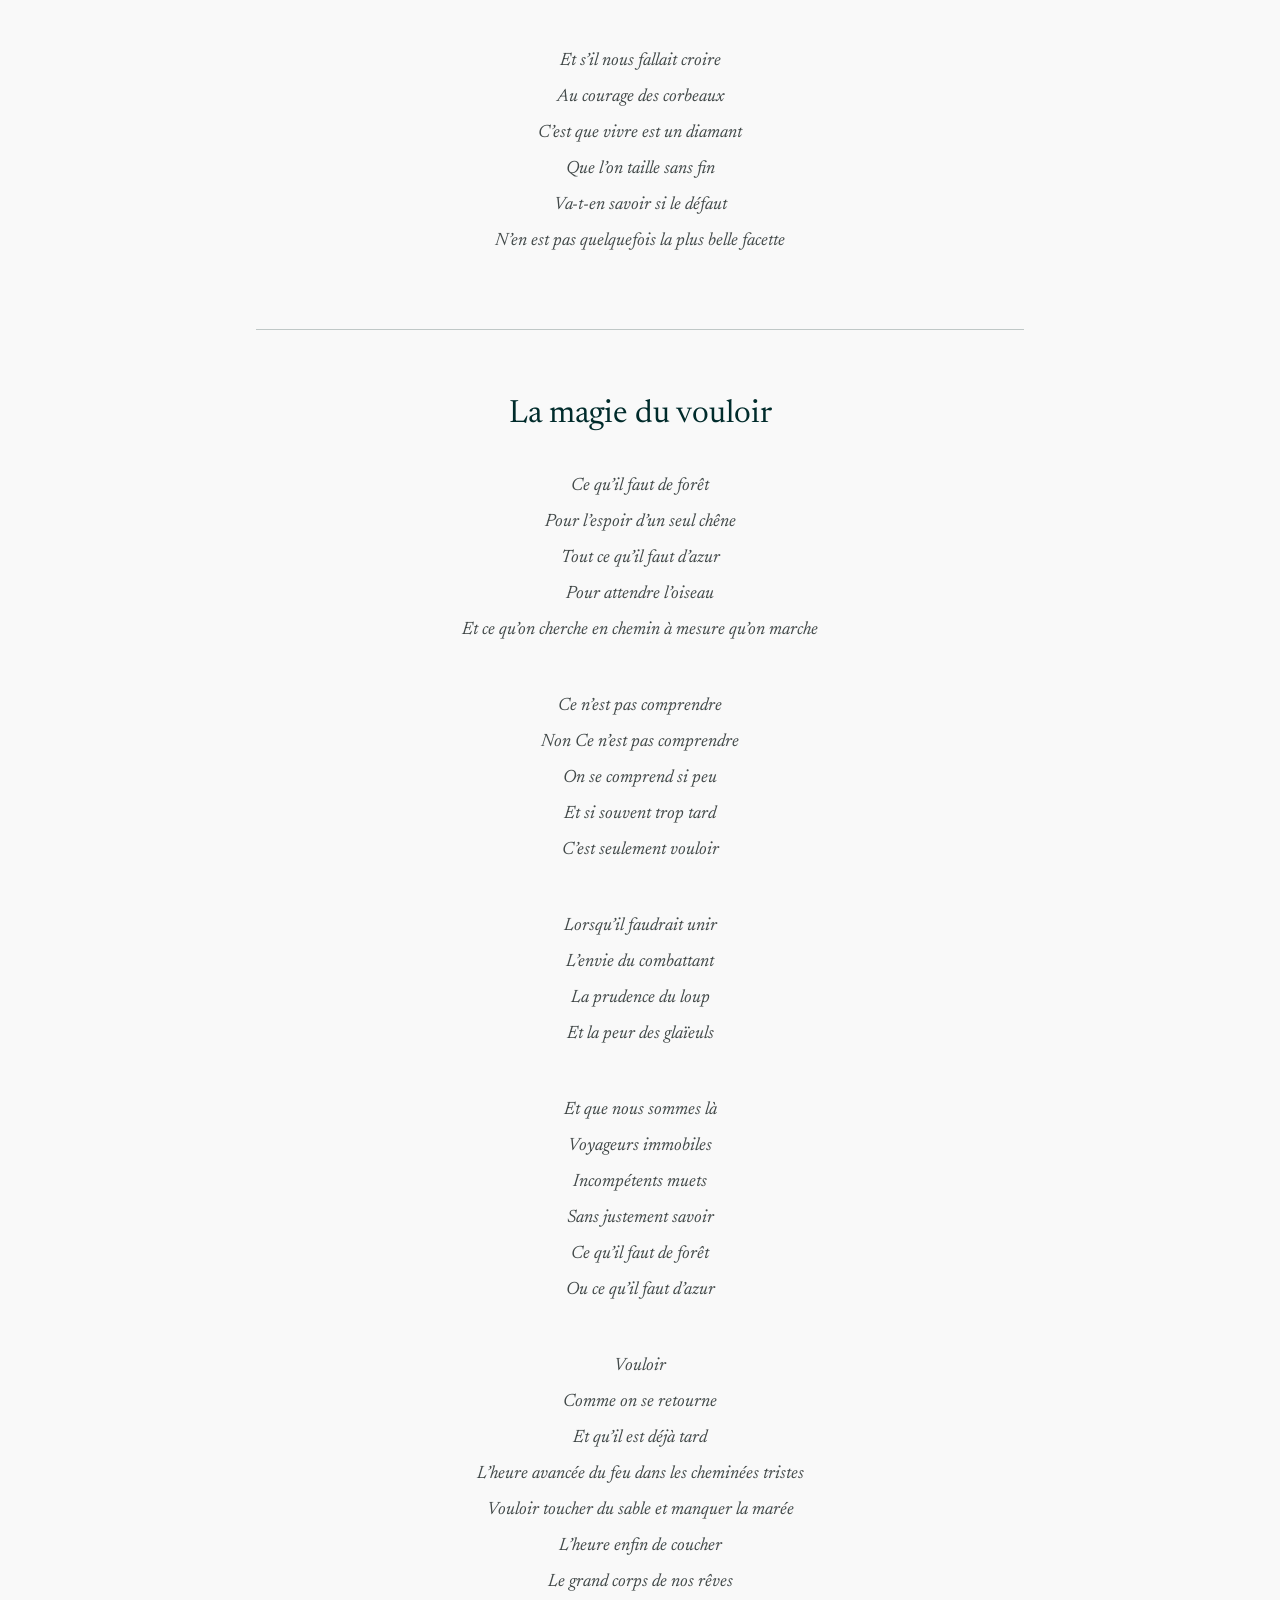
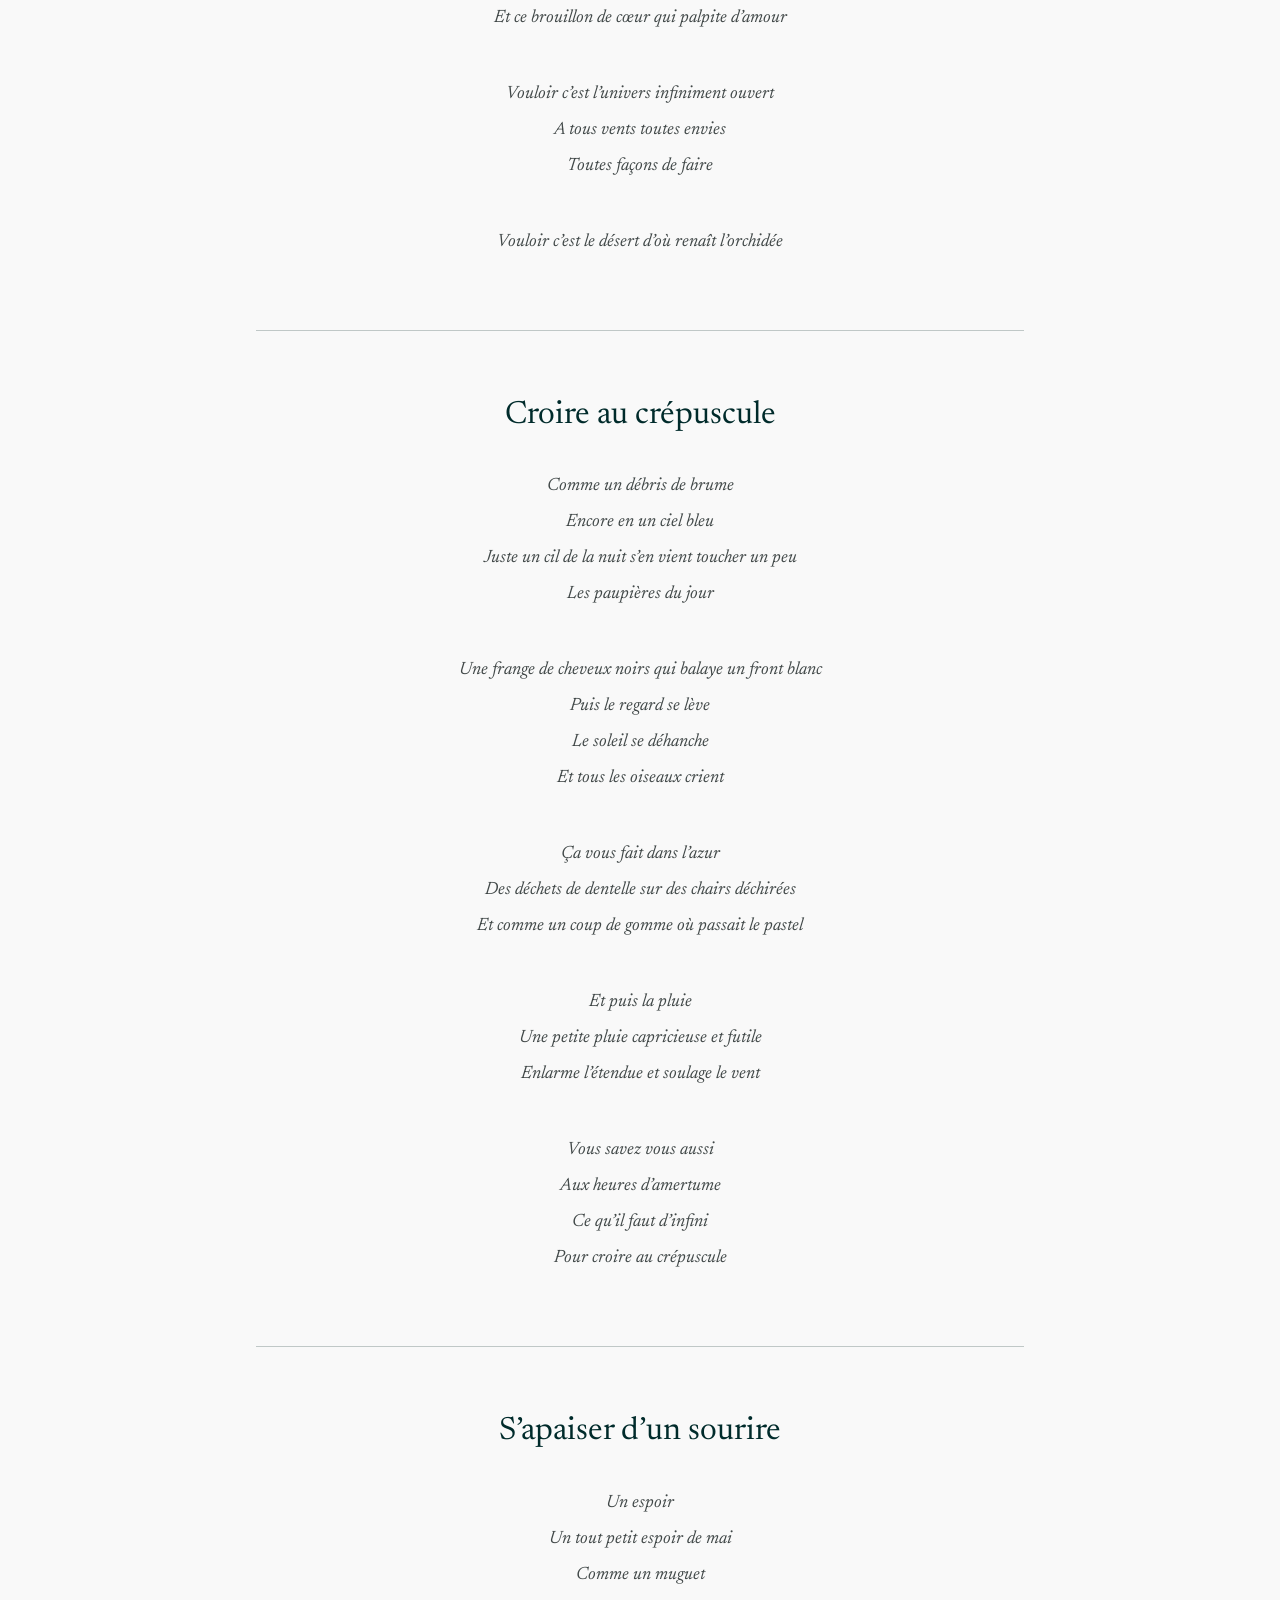
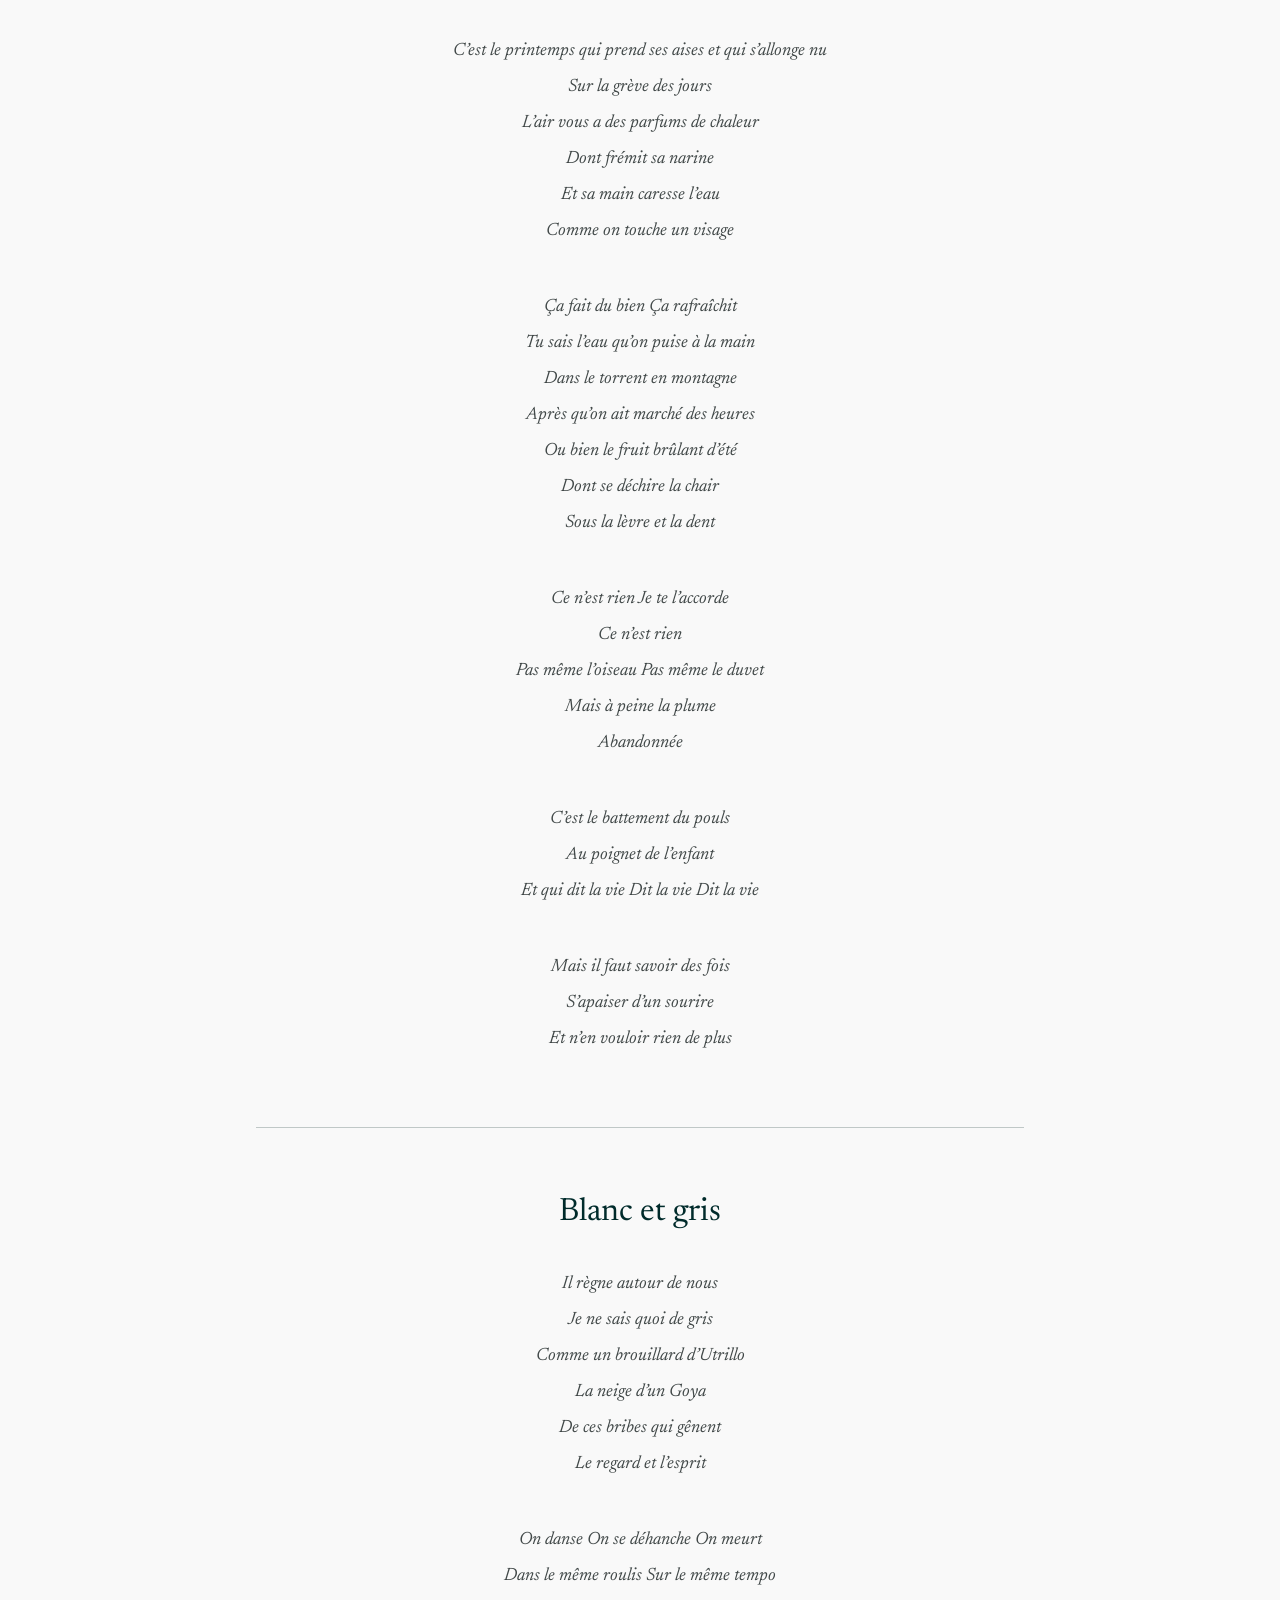
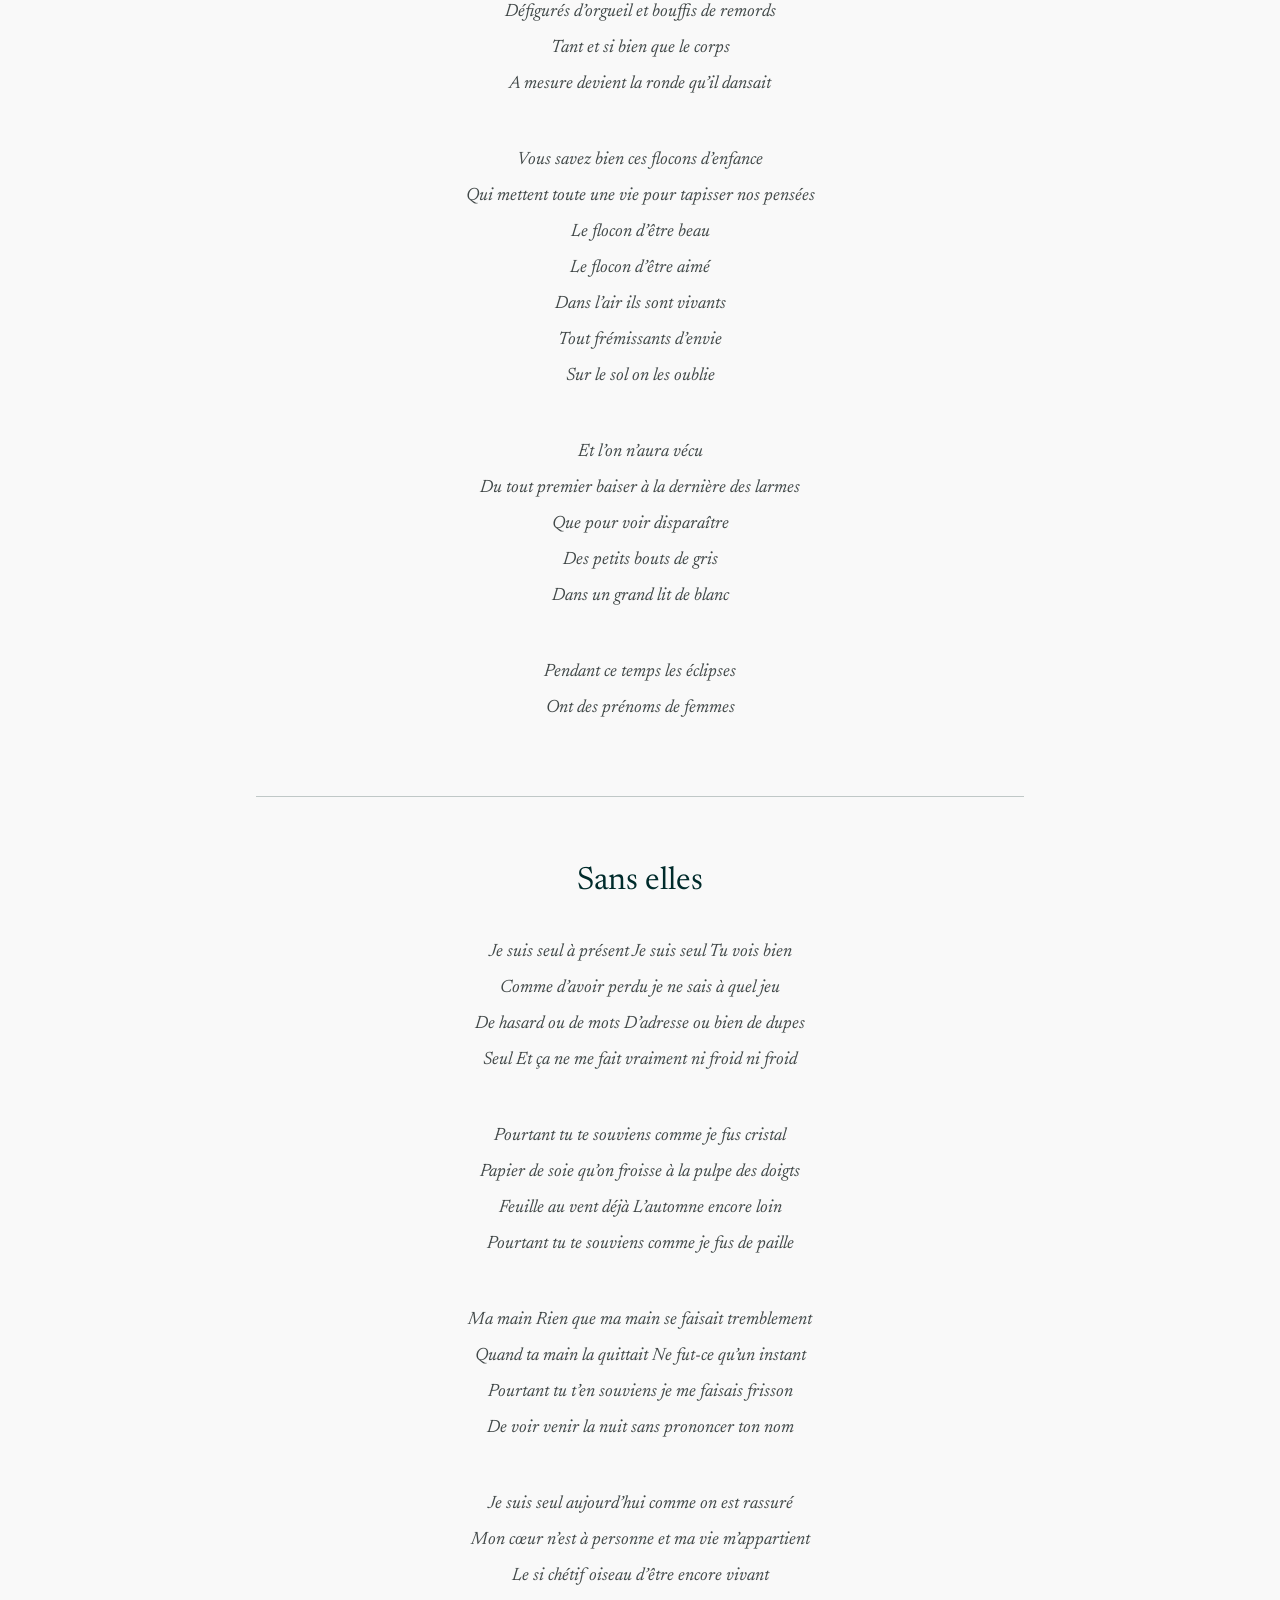
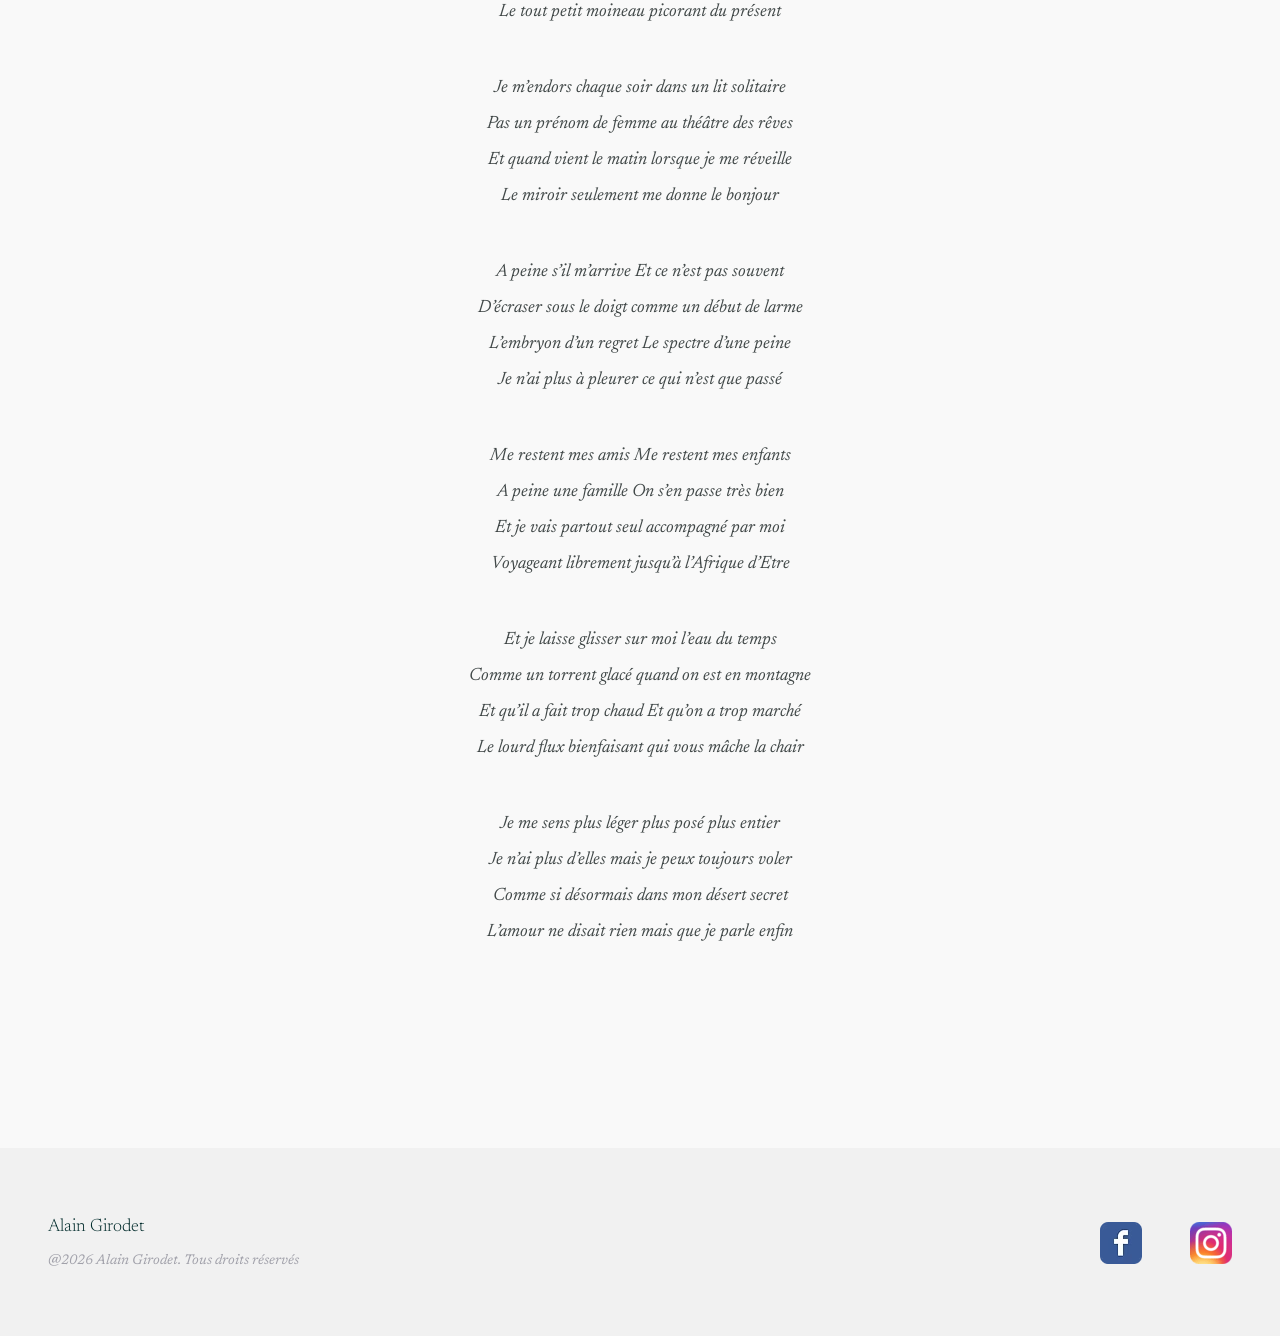
<file: mes-poemes.html>
<!DOCTYPE html>
<html lang="fr">
<head>
    <meta charset="UTF-8">
    <meta name="viewport" content="width=device-width, initial-scale=1.0">
    <title>Mes textes | Alain Girodet</title>
    <link href="https://fonts.googleapis.com/css2?family=Newsreader:ital,opsz,wght@0,6..72,200..800;1,6..72,200..800&amp;family=Inter:wght@100..900&amp;display=swap" rel="stylesheet"/>
    <link href="https://fonts.googleapis.com/css2?family=Material+Symbols+Outlined:wght,FILL@100..700,0..1&amp;display=swap" rel="stylesheet"/>
    <script src="hamburger.js" defer></script>
    <link rel="stylesheet" href="style.css">
</head>
<body>
    <header>
        <nav>
        <a href="index.html" class="nav-logo">Alain Girodet</a>
        <ul class="nav-links">
            <li><a href="index.html">Accueil</a></li>
            <li><a href="textes.html" class="active">Textes</a></li>
            <li><a href="photos.html">Photos</a></li>
            <li><a href="contact.html">Contact</a></li>
        </ul>       
        <button class="burger" aria-label="Ouvrir le menu">
            <span></span>
            <span></span>
            <span></span>
        </button>
        </nav>
     </header>
     <main class="texts-main">
        <section class="texts-main_header">
            <span>Espace Littéraire</span>
            <h1>Mes poèmes</h1>
        </section>
        <section id="mes-poemes">
            <div class="section-divider">
                <h2>Poèsie</h2>
            </div>
            <div>
                <article class="poesie-article">
                    <h3 class="poesie-article_title">Humilité des soirs</h3>
                    <div class="poesie-article_content">
                        <p>
                            Ça commence au son d'une guitare <br>
                            Tout commence ainsi toujours <br>
                            Une guitare que l’on gratte <br>
                            Au couchant d’un soir en été <br>
                            Quelque chose est charnel et sucré dans le ciel <br>
                            Quelque chose est orange et turquoise
                        </p>
                        <p>
                            Il n’y a pas de mots <br>
                            On ne parle jamais quand le ciel se défait
                        </p>
                        <p>
                            Les femmes ramènent leurs cheveux <br>
                            C’est un geste On n’y pense pas <br>
                            C’est un geste On n’y pense pas
                        </p>
                        <p>
                            On peut boire ou fumer <br>
                            Doucement <br>
                            L’alcool a ses douceurs <br>
                            Quand le ciel se défunt
                        </p>
                        <p>
                            En écoutant des fois <br>
                            Des oiseaux qui décrient <br>
                            Pour garder l’horizon dans la mire du temps <br>
                            On se surprend aveugle
                        </p>
                        <p>
                            Il n’empêche qu’on peut <br>
                            On peut se regarder <br>
                            Quand le ciel se destin
                        </p>
                    </div>
                </article>
                <article class="poesie-article">
                    <h3 class="poesie-article_title">Le don de l'éphémère</h3>
                    <div class="poesie-article_content">
                        <p>
                            Nous qui fûmes si doux <br>
                            On nous disait d’azur <br>
                            A peine si parfois <br>
                            S’endéchiraient nos cœurs <br>
                            Nous qui fûmes brûlants <br>
                            On nous disait de braise <br>
                            Inépuisés volcans d’un pays sans exil
                        </p>
                        <p>
                            Mais tant va l’eau dans la cruche <br>
                            Un peu beaucoup et trop pour que <br>
                            Ne déborde le vase
                        </p>
                        <p>
                            Nos vies C’est drôle nos vies <br>
                            C’est comme du coton qu’on effiloche <br>
                            Des peluches d’enfant qu’on a mâchées longtemps <br>
                            Ou bien du vent juste du vent <br>
                            Léger léger On dirait bien que ce n’est rien Nos vies <br>
                            Pourtant la poussière à la poussière s’unit <br>
                            Et ça finit par se savoir et se bâtir <br>
                            Et les châteaux des fois <br>
                            Ne sont ce qu’ils devraient
                        </p>
                        <p>
                            Cent fois la fourmi roule et pousse devant elle <br>
                            Le morceau de sucre roux qu’elle trouva le matin <br>
                            Cent fois c’est en vain mais qu’importe <br>
                            Le but était l’effort et non la réussite
                        </p>
                        <p>
                            Va t’en savoir ce qu’il restera de Noël <br>
                            Et des jours de plaisir <br>
                            Les eaux de la mémoire cascadent si souvent <br>
                            On dirait que d’écume les souvenirs se parent <br>
                            Et c’est souvent la blessure <br>
                            Dont se fige l’image
                        </p>
                        <p>
                            Plus tard Plus tard seulement <br>
                            L’araignée de durer déroulera sa toile <br>
                            Et c’est tout un art
                        </p>
                    </div>
                </article>
                <article class="poesie-article">
                    <h3 class="poesie-article_title">Les cicatrices du froid</h3>
                    <div class="poesie-article_content">
                        <p>
                            Nous eûmes des hivers <br>
                            Comme on a mal au cœur <br>
                            Des façons de samba <br>
                            Pour en rêver debout <br>
                            Et comme argile en mains <br>
                            Des nostalgies amères
                        </p>
                        <p>
                            Combien donc voulez-vous <br>
                            Qu’il nous reste d’aurores
                        </p>
                        <p>
                            Parfois pourtant je sais <br>
                            L’odeur des lilas sans qu’il pleuve <br>
                            C’est que s’est posée sur ma peau <br>
                            La main de l’amante <br>
                            Ou le baiser de l’ami
                        </p>
                        <p>
                            Nous eûmes des hivers <br>
                            A ne savoir qu’en faire <br>
                            Et puis des peurs aussi <br>
                            Mais c’est de bonne guerre
                        </p>
                        <p>
                            Nos âges se souvenaient de nous <br>
                            Comme s’il était question <br>
                            De patienter un temps <br>
                            On croirait ainsi des fois <br>
                            Que dans l’âtre le feu précéda l’étincelle <br>
                            Ou bien la lune est déjà blanche <br>
                            Que le jour n’a pas encore <br>
                            Décidé de mourir
                        </p>
                        <p>
                            Nous eûmes des hivers <br>
                            On ne saurait le dire <br>
                            De grands flandrins d’hivers <br>
                            Bleus comme on se pend <br>
                            Et blancs comme on s’oublie
                        </p>
                        <p>
                            J’en ai parfois encore <br>
                            Des frissons de rechutes <br>
                            Des accès de froidures <br>
                            Car le temps seul guérit la terre où vécut l’ouragan
                        </p>
                        <p>
                            Et s’il nous fallait croire <br>
                            Au courage des corbeaux <br>
                            C’est que vivre est un diamant <br>
                            Que l’on taille sans fin <br>
                            Va-t-en savoir si le défaut <br>
                            N’en est pas quelquefois la plus belle facette
                        </p>
                    </div>
                </article>
                <article class="poesie-article">
                    <h3 class="poesie-article_title">La magie du vouloir</h3>
                    <div class="poesie-article_content">
                        <p>
                            Ce qu’il faut de forêt <br>
                            Pour l’espoir d’un seul chêne <br>
                            Tout ce qu’il faut d’azur <br>
                            Pour attendre l’oiseau <br>
                            Et ce qu’on cherche en chemin à mesure qu’on marche
                        </p>
                        <p>
                            Ce n’est pas comprendre <br>
                            Non Ce n’est pas comprendre <br>
                            On se comprend si peu <br>
                            Et si souvent trop tard <br>
                            C’est seulement vouloir
                        </p>
                        <p>
                            Lorsqu’il faudrait unir <br>
                            L’envie du combattant <br>
                            La prudence du loup <br>
                            Et la peur des glaïeuls
                        </p>
                        <p>
                            Et que nous sommes là <br>
                            Voyageurs immobiles <br>
                            Incompétents muets <br>
                            Sans justement savoir <br>
                            Ce qu’il faut de forêt <br>
                            Ou ce qu’il faut d’azur
                        </p>
                        <p>
                            Vouloir <br>
                            Comme on se retourne <br>
                            Et qu’il est déjà tard <br>
                            L’heure avancée du feu dans les cheminées tristes <br>
                            Vouloir toucher du sable et manquer la marée <br>
                            L’heure enfin de coucher <br>
                            Le grand corps de nos rêves <br>
                            Et ce brouillon de cœur qui palpite d’amour
                        </p>
                        <p>
                            Vouloir c’est l’univers infiniment ouvert <br>
                            A tous vents toutes envies <br>
                            Toutes façons de faire
                        </p>
                        <p>
                            Vouloir c’est le désert d’où renaît l’orchidée
                        </p>
                    </div>
                </article>
                <article class="poesie-article">
                    <h3 class="poesie-article_title">Croire au crépuscule</h3>
                    <div class="poesie-article_content">
                        <p>
                            Comme un débris de brume <br>
                            Encore en un ciel bleu <br>
                            Juste un cil de la nuit s’en vient toucher un peu <br>
                            Les paupières du jour
                        </p>
                        <p>
                            Une frange de cheveux noirs qui balaye un front blanc <br>
                            Puis le regard se lève <br>
                            Le soleil se déhanche <br>
                            Et tous les oiseaux crient
                        </p>
                        <p>
                            Ça vous fait dans l’azur <br>
                            Des déchets de dentelle sur des chairs déchirées <br>
                            Et comme un coup de gomme où passait le pastel
                        </p>
                        <p>
                            Et puis la pluie <br>
                            Une petite pluie capricieuse et futile <br>
                            Enlarme l’étendue et soulage le vent
                        </p>
                        <p>
                            Vous savez vous aussi <br>
                            Aux heures d’amertume <br>
                            Ce qu’il faut d’infini <br>
                            Pour croire au crépuscule
                        </p>
                    </div>
                </article>
                <article class="poesie-article">
                    <h3 class="poesie-article_title">S’apaiser d’un sourire</h3>
                    <div class="poesie-article_content">
                        <p>
                            Un espoir <br>
                            Un tout petit espoir de mai <br>
                            Comme un muguet
                        </p>
                        <p>
                            C’est le printemps qui prend ses aises et qui s’allonge nu <br>
                            Sur la grève des jours <br>
                            L’air vous a des parfums de chaleur <br>
                            Dont frémit sa narine <br>
                            Et sa main caresse l’eau <br>
                            Comme on touche un visage
                        </p>
                        <p>
                            Ça fait du bien Ça rafraîchit <br>
                            Tu sais l’eau qu’on puise à la main <br>
                            Dans le torrent en montagne <br>
                            Après qu’on ait marché des heures <br>
                            Ou bien le fruit brûlant d’été <br>
                            Dont se déchire la chair <br>
                            Sous la lèvre et la dent
                        </p>
                        <p>
                            Ce n’est rien Je te l’accorde <br>
                            Ce n’est rien <br>
                            Pas même l’oiseau Pas même le duvet <br>
                            Mais à peine la plume <br>
                            Abandonnée
                        </p>
                        <p>
                            C’est le battement du pouls <br>
                            Au poignet de l’enfant <br>
                            Et qui dit la vie Dit la vie Dit la vie
                        </p>
                        <p>
                            Mais il faut savoir des fois <br>
                            S’apaiser d’un sourire <br>
                            Et n’en vouloir rien de plus
                        </p>
                    </div>
                </article>
                <article class="poesie-article">
                    <h3 class="poesie-article_title">Blanc et gris</h3>
                    <div class="poesie-article_content">
                        <p>
                            Il règne autour de nous <br>
                            Je ne sais quoi de gris <br>
                            Comme un brouillard d’Utrillo <br>
                            La neige d’un Goya <br>
                            De ces  bribes qui gênent <br>
                            Le regard et l’esprit
                        </p>
                        <p>
                            On danse On se déhanche On meurt <br>
                            Dans le même roulis Sur le même tempo <br>
                            Défigurés d’orgueil et bouffis de remords <br>
                            Tant et si bien que le corps <br>
                            A mesure devient la ronde qu’il dansait
                        </p>
                        <p>
                            Vous savez bien ces flocons d’enfance <br>
                            Qui mettent toute une vie pour tapisser nos pensées <br>
                            Le flocon d’être beau <br>
                            Le flocon d’être aimé <br>
                            Dans l’air ils sont vivants <br>
                            Tout frémissants d’envie <br>
                            Sur le sol on les oublie
                        </p>
                        <p>
                            Et l’on n’aura vécu <br>
                            Du tout premier baiser à la dernière des larmes <br>
                            Que pour voir disparaître <br>
                            Des petits bouts de gris <br>
                            Dans un grand lit de blanc
                        </p>
                        <p>
                            Pendant ce temps les éclipses <br>
                            Ont des prénoms de femmes
                        </p>
                    </div>
                </article>
                <article class="poesie-article">
                    <h3 class="poesie-article_title">Sans elles</h3>
                    <div class="poesie-article_content">
                        <p>
                            Je suis seul à présent Je suis seul Tu vois bien <br>
                            Comme d’avoir perdu je ne sais à quel jeu <br>
                            De hasard ou de mots D’adresse ou bien de dupes <br>
                            Seul Et ça ne me fait vraiment ni froid ni froid 
                        </p>
                        <p>
                            Pourtant tu te souviens comme je fus cristal <br>
                            Papier de soie qu’on froisse à la pulpe des doigts <br>
                            Feuille au vent déjà L’automne encore loin <br>
                            Pourtant tu te souviens comme je fus de paille
                        </p>
                        <p>
                            Ma main Rien que ma main se faisait tremblement <br>
                            Quand ta main la quittait Ne fut-ce qu’un instant <br>
                            Pourtant tu t’en souviens je me faisais frisson <br>
                            De voir venir la nuit sans prononcer ton nom
                        </p>
                        <p>
                            Je suis seul aujourd’hui comme on est rassuré <br>
                            Mon cœur n’est à personne et ma vie m’appartient <br>
                            Le si chétif oiseau d’être encore vivant <br>
                            Le tout petit moineau picorant du présent
                        </p>
                        <p>
                            Je m’endors chaque soir dans un lit solitaire <br>
                            Pas un prénom de femme au théâtre des rêves <br>
                            Et quand vient le matin lorsque je me réveille <br>
                            Le miroir seulement me donne le bonjour
                        </p>
                        <p>
                            A peine s’il m’arrive Et ce n’est pas souvent <br>
                            D’écraser sous le doigt comme un début de larme <br>
                            L’embryon d’un regret Le spectre d’une peine <br>
                            Je n’ai plus à pleurer ce qui n’est que passé
                        </p>
                        <p>
                            Me restent mes amis Me restent mes enfants <br>
                            A peine une famille On s’en passe très bien <br>
                            Et je vais partout seul accompagné par moi <br>
                            Voyageant librement jusqu’à l’Afrique d’Etre
                        </p>
                        <p>
                            Et je laisse glisser sur moi l’eau du temps <br>
                            Comme un torrent glacé quand on est en montagne <br>
                            Et qu’il a fait trop chaud Et qu’on a trop marché <br>
                            Le lourd flux bienfaisant qui vous mâche la chair
                        </p>
                        <p>
                            Je me sens plus léger plus posé plus entier <br>
                            Je n’ai plus d’elles mais je peux toujours voler <br>
                            Comme si désormais dans mon désert secret <br>
                            L’amour ne disait rien mais que je parle enfin
                        </p>
                    </div>
                </article>
            </div>
        </section>
     </main>
     <footer>
        <section class="footer-container">
            <div class="footer-brand">
                <span class="footer-name">Alain Girodet</span>
                <p class="footer-copy">@2026 Alain Girodet. Tous droits réservés</p>
            </div>
            <ul class="footer-links">
                <li><a href="https://www.facebook.com/alain.girodet" target="_blank"><img src="img/icons/facebook.png" alt="Accédez à ma page Facebook"></a></li>
                <li><a href="https://www.instagram.com/alaingirodet/" target="_blank"><img src="img/icons/insta2.png" alt="Accédez à mon Instagram"></a></li>
            </ul>
        </section>
     </footer>
</body>
</html>
</file>
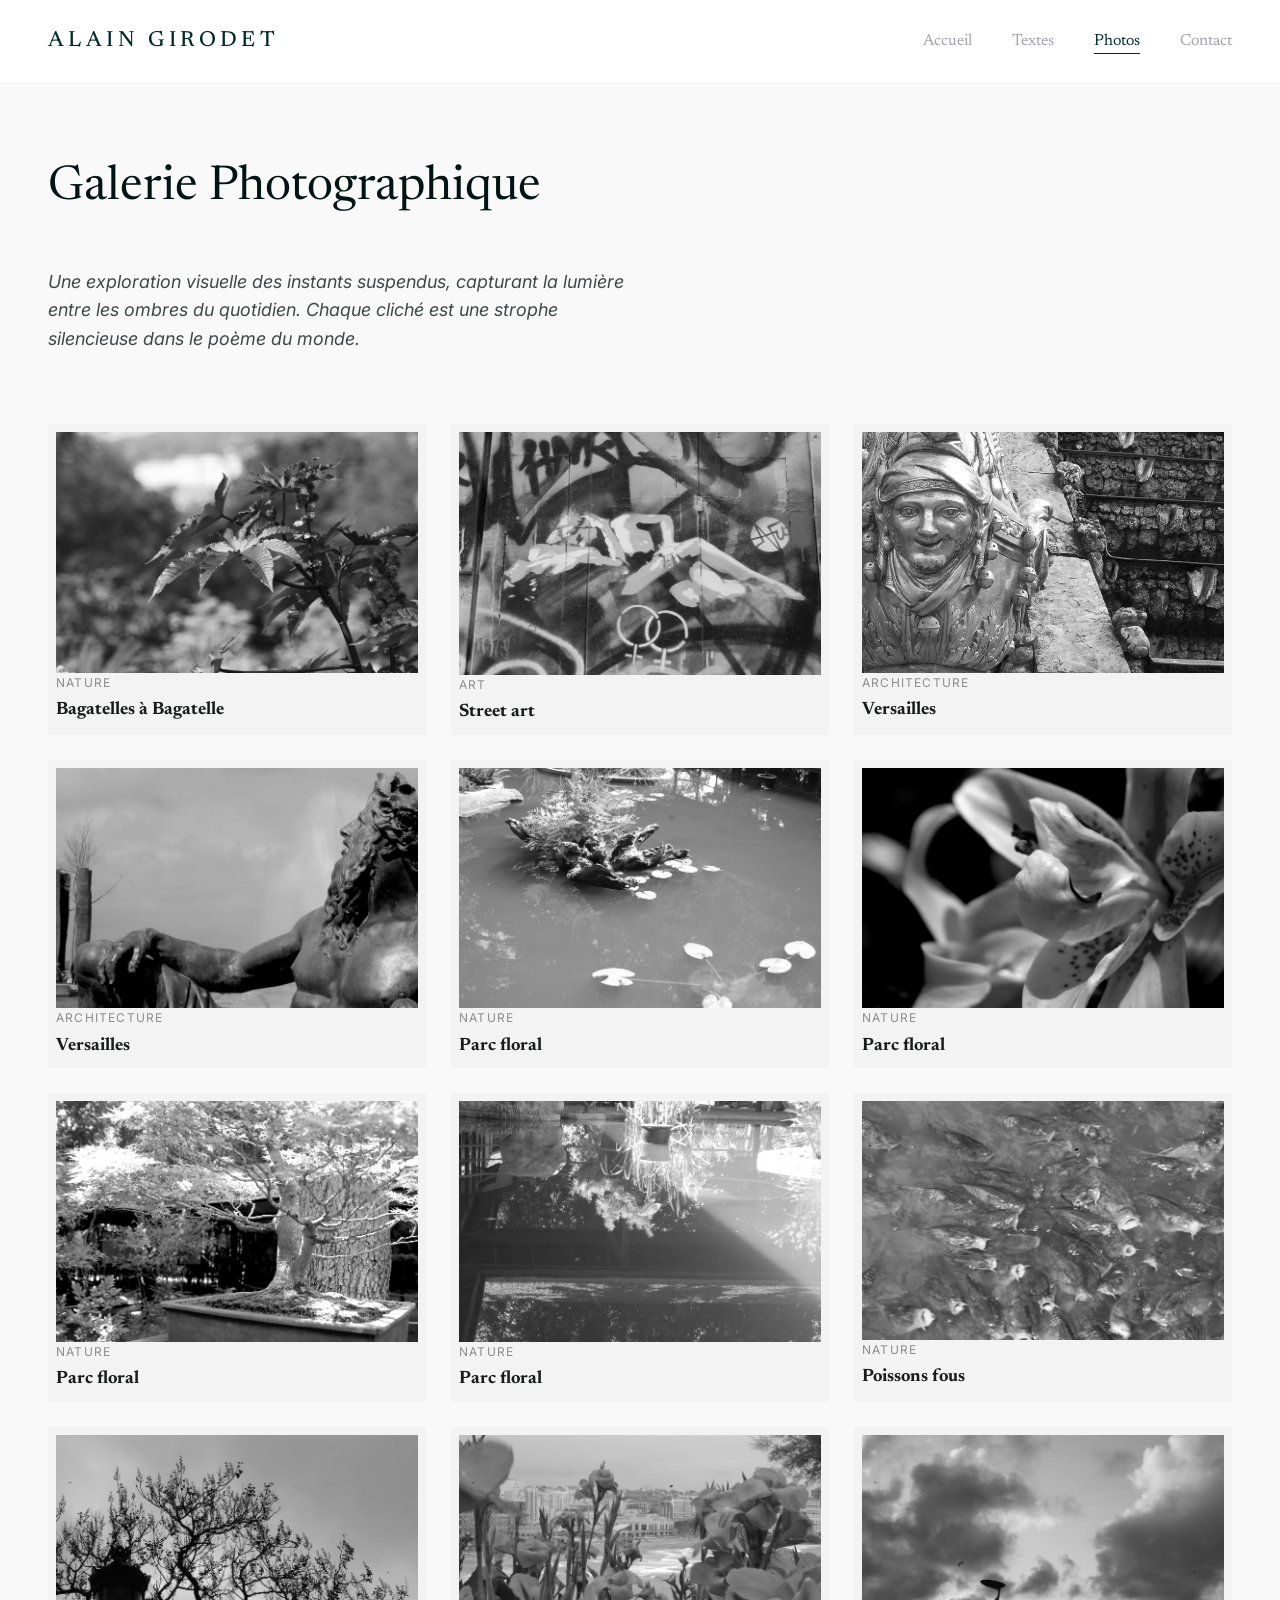
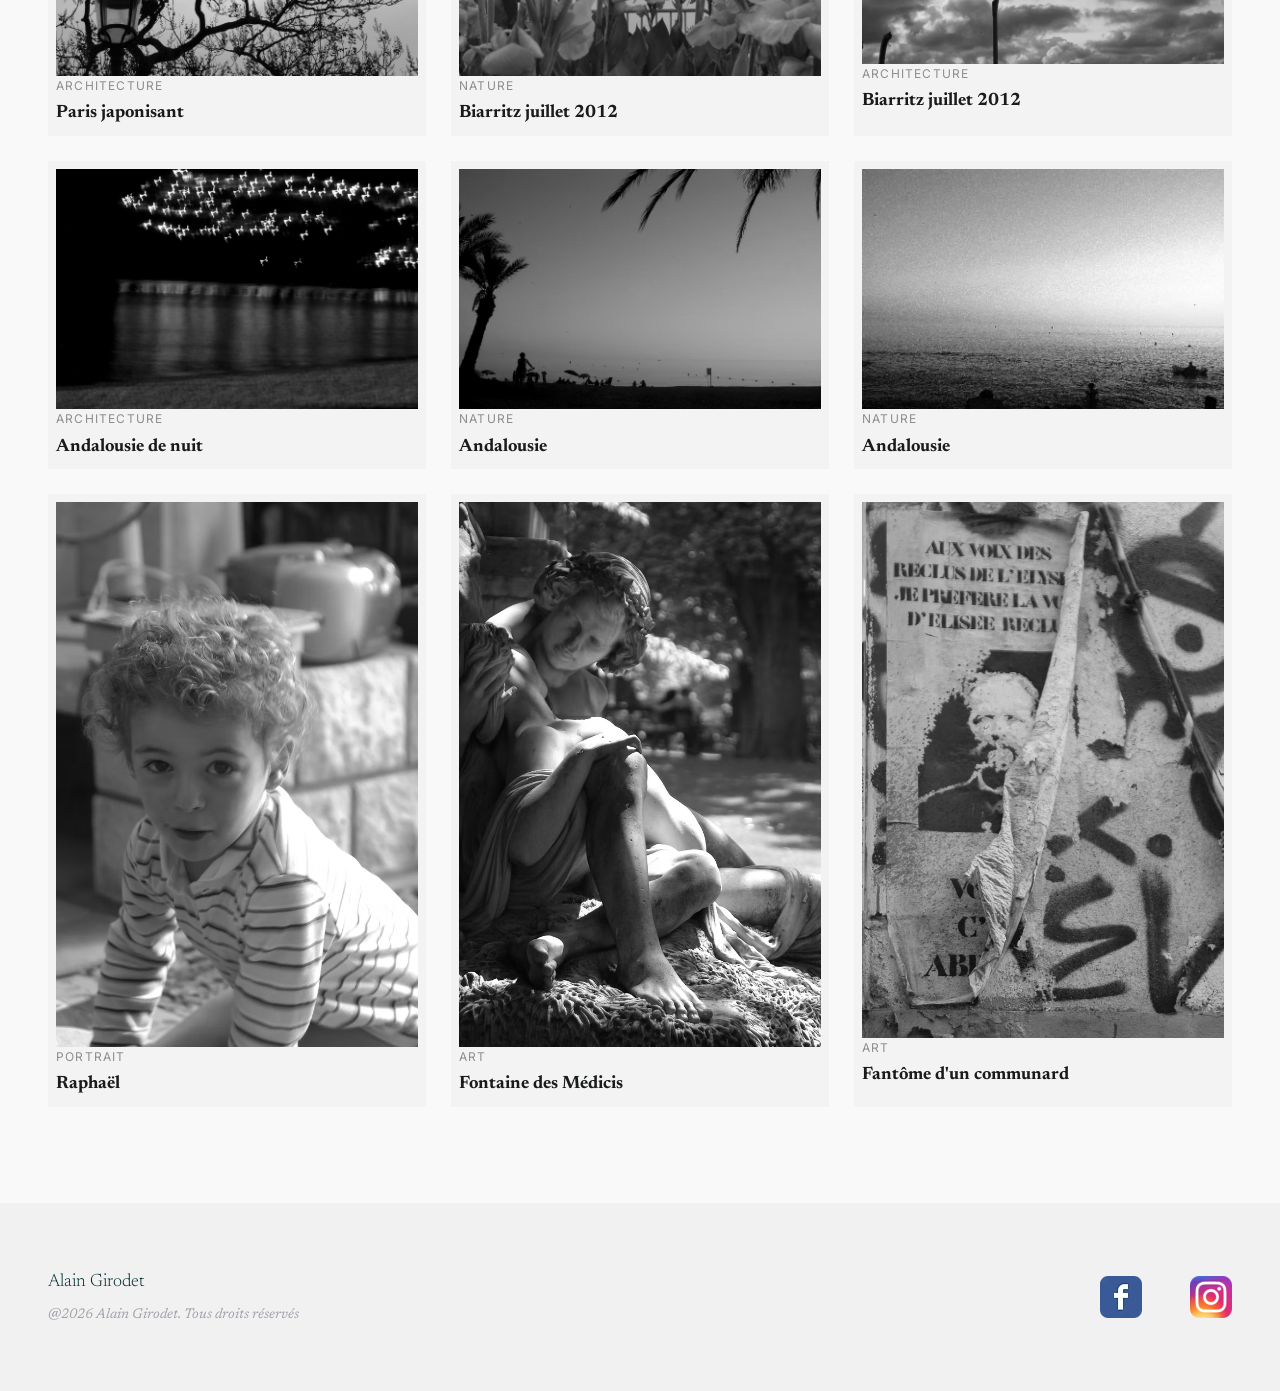
<file: photos.html>
<!DOCTYPE html>
<html lang="fr">
<head>
    <meta charset="UTF-8">
    <meta name="viewport" content="width=device-width, initial-scale=1.0">
    <title>Mes textes | Alain Girodet</title>
    <link href="https://fonts.googleapis.com/css2?family=Newsreader:ital,opsz,wght@0,6..72,200..800;1,6..72,200..800&amp;family=Inter:wght@100..900&amp;display=swap" rel="stylesheet"/>
    <link href="https://fonts.googleapis.com/css2?family=Material+Symbols+Outlined:wght,FILL@100..700,0..1&amp;display=swap" rel="stylesheet"/>
    <script src="hamburger.js" defer></script>
    <link rel="stylesheet" href="style.css">
</head>
<body>
    <header>
        <nav>
        <a href="index.html" class="nav-logo">Alain Girodet</a>
        <ul class="nav-links">
            <li><a href="index.html">Accueil</a></li>
            <li><a href="textes.html">Textes</a></li>
            <li><a href="photos.html" class="active">Photos</a></li>
            <li><a href="contact.html">Contact</a></li>
        </ul>       
        <button class="burger" aria-label="Ouvrir le menu">
            <span></span>
            <span></span>
            <span></span>
        </button>
        </nav>
     </header>
     <main class="photos-main">
        <h1 class="photos-title">Galerie Photographique</h1>
        <p class="photos-subtitle">
            Une exploration visuelle des instants suspendus, capturant la lumière entre les ombres du quotidien. Chaque cliché est une strophe silencieuse dans le poème du monde.
      </p>
      <section class="gallery">
        <article class="gallery-article">
            <img src="img/photos/gallerie_1.jpg" alt="">
            <div class="gallery-article_desc">
                <span class="gallery-article_category">Nature</span>
                <h2 class="gallery-article_title">Bagatelles à Bagatelle</h2>
            </div>
        </article>
        <article class="gallery-article">
            <img src="img/photos/gallerie_2.jpg" alt="">
            <div class="gallery-article_desc">
                <span class="gallery-article_category">Art</span>
                <h2 class="gallery-article_title">Street art</h2>
            </div>
        </article>
        <article class="gallery-article">
            <img src="img/photos/gallerie_4.jpg" alt="">
            <div class="gallery-article_desc">
                <span class="gallery-article_category">Architecture</span>
                <h2 class="gallery-article_title">Versailles</h2>
            </div>
        </article>
        <article class="gallery-article">
            <img src="img/photos/gallerie_5.jpg" alt="">
            <div class="gallery-article_desc">
                <span class="gallery-article_category">Architecture</span>
                <h2 class="gallery-article_title">Versailles</h2>
            </div>            
        </article>
        <article class="gallery-article">
            <img src="img/photos/gallerie_6.jpg" alt="">
            <div class="gallery-article_desc">
                <span class="gallery-article_category">Nature</span>
                <h2 class="gallery-article_title">Parc floral</h2>
            </div>            
        </article>
        <article class="gallery-article">
            <img src="img/photos/gallerie_7.jpg" alt="">
            <div class="gallery-article_desc">
                <span class="gallery-article_category">Nature</span>
                <h2 class="gallery-article_title">Parc floral</h2>
            </div>
            
        </article>
        <article class="gallery-article">
            <img src="img/photos/gallerie_8.jpg" alt="">
            <div class="gallery-article_desc">
                <span class="gallery-article_category">Nature</span>
                <h2 class="gallery-article_title">Parc floral</h2>
            </div>
        </article>
        <article class="gallery-article">
            <img src="img/photos/gallerie_9.jpg" alt="">
            <div class="gallery-article_desc">
                <span class="gallery-article_category">Nature</span>
                <h2 class="gallery-article_title">Parc floral</h2>
            </div>
        </article>
        <article class="gallery-article">
            <img src="img/photos/gallerie_10.jpg" alt="">
            <div class="gallery-article_desc">
                <span class="gallery-article_category">Nature</span>
                <h2 class="gallery-article_title">Poissons fous</h2>
            </div>
        </article>
        <article class="gallery-article">
            <img src="img/photos/gallerie_12.jpg" alt="">
            <div class="gallery-article_desc">
                <span class="gallery-article_category">Architecture</span>
                <h2 class="gallery-article_title">Paris japonisant</h2>
            </div>
        </article>
        <article class="gallery-article">
            <img src="img/photos/gallerie_13.jpg" alt="">
            <div class="gallery-article_desc">
                <span class="gallery-article_category">Nature</span>
                <h2 class="gallery-article_title">Biarritz juillet 2012</h2>
            </div>
        </article>
        <article class="gallery-article">
            <img src="img/photos/gallerie_14.jpg" alt="">
            <div class="gallery-article_desc">
                <span class="gallery-article_category">Architecture</span>
                <h2 class="gallery-article_title">Biarritz juillet 2012</h2>
            </div>
        </article>
        <article class="gallery-article">
            <img src="img/photos/gallerie_16.jpg" alt="">
            <div class="gallery-article_desc">
                <span class="gallery-article_category">Architecture</span>
                <h2 class="gallery-article_title">Andalousie de nuit</h2>
            </div>
        </article>
        <article class="gallery-article">
            <img src="img/photos/gallerie_17.jpg" alt="">
            <div class="gallery-article_desc">
                <span class="gallery-article_category">Nature</span>
                <h2 class="gallery-article_title">Andalousie</h2>
            </div>
        </article>
        <article class="gallery-article">
            <img src="img/photos/gallerie_18.jpg" alt="">
            <div class="gallery-article_desc">
                <span class="gallery-article_category">Nature</span>
                <h2 class="gallery-article_title">Andalousie</h2>
            </div>
        </article>
        <article class="gallery-article">
            <img src="img/photos/gallerie_15.jpg" alt="">
            <div class="gallery-article_desc">
                <span class="gallery-article_category">Portrait</span>
                <h2 class="gallery-article_title">Raphaël</h2>
            </div>
        </article>
        <article class="gallery-article">
            <img src="img/photos/gallerie_11.jpg" alt="">
            <div class="gallery-article_desc">
                <span class="gallery-article_category">Art</span>
                <h2 class="gallery-article_title">Fontaine des Médicis</h2>
            </div>
        </article>
        <article class="gallery-article">
            <img src="img/photos/gallerie_3.jpg" alt="">
            <div class="gallery-article_desc">
                <span class="gallery-article_category">Art</span>
                <h2 class="gallery-article_title">Fantôme d'un communard</h2>
            </div>
        </article>
    </section>
     </main>
     <footer>
        <section class="footer-container">
            <div class="footer-brand">
                <span class="footer-name">Alain Girodet</span>
                <p class="footer-copy">@2026 Alain Girodet. Tous droits réservés</p>
            </div>
            <ul class="footer-links">
                <li><a href="https://www.facebook.com/alain.girodet" target="_blank"><img src="img/icons/facebook.png" alt="Accédez à ma page Facebook"></a></li>
                <li><a href="https://www.instagram.com/alaingirodet/" target="_blank"><img src="img/icons/insta2.png" alt="Accédez à mon Instagram"></a></li>
            </ul>
        </section>
     </footer>
</body>
</html>
</file>
<file: style.css>
/* IMPORTS GOOGLE FONTS */
@import url('https://fonts.googleapis.com/css2?family=Newsreader:ital,opsz,wght@0,6..72,200..800;1,6..72,200..800&family=Inter:wght@100..900&display=swap');
@import url('https://fonts.googleapis.com/css2?family=Material+Symbols+Outlined:wght,FILL@100..700,0..1&display=swap');
/* __ VARIABLES __*/
    :root {
  /* Couleurs principales */
  --color-primary:           #001414;
  --color-primary-container: #002b2b;
  --color-on-primary:        #ffffff;
  --color-on-primary-container: #6e9493;
  --color-primary-fixed:     #c2eae9;
  --color-primary-fixed-dim: #a7cecd;
  --color-on-primary-fixed:  #002020;
  --color-on-primary-fixed-variant: #274d4c;
  --color-inverse-primary:   #a7cecd;

  /* Couleurs secondaires */
  --color-secondary:           #52643a;
  --color-on-secondary:        #ffffff;
  --color-secondary-container: #d1e7b2;
  --color-on-secondary-container: #56693e;
  --color-secondary-fixed:     #d4eab5;
  --color-secondary-fixed-dim: #b8ce9b;
  --color-on-secondary-fixed:  #102001;
  --color-on-secondary-fixed-variant: #3a4c25;

  /* Couleurs tertiaires */
  --color-tertiary:           #101111;
  --color-on-tertiary:        #ffffff;
  --color-tertiary-container: #252626;
  --color-on-tertiary-container: #8d8d8d;
  --color-tertiary-fixed:     #e3e2e2;
  --color-tertiary-fixed-dim: #c7c6c6;
  --color-on-tertiary-fixed:  #1b1c1c;
  --color-on-tertiary-fixed-variant: #464747;

  /* Surface & Background */
  --color-background:              #f9f9f9;
  --color-on-background:           #1a1c1c;
  --color-surface:                 #f9f9f9;
  --color-on-surface:              #1a1c1c;
  --color-surface-variant:         #e2e2e2;
  --color-on-surface-variant:      #414848;
  --color-surface-dim:             #dadada;
  --color-surface-bright:          #f9f9f9;
  --color-surface-container-lowest: #ffffff;
  --color-surface-container-low:   #f3f3f4;
  --color-surface-container:       #eeeeee;
  --color-surface-container-high:  #e8e8e8;
  --color-surface-container-highest: #e2e2e2;
  --color-surface-tint:            #406564;

  /* Outline */
  --color-outline:         #717978;
  --color-outline-variant: #c0c8c7;

  /* Erreur */
  --color-error:           #ba1a1a;
  --color-on-error:        #ffffff;
  --color-error-container: #ffdad6;
  --color-on-error-container: #93000a;

  /* Inverse */
  --color-inverse-surface:    #2f3131;
  --color-inverse-on-surface: #f0f1f1;

  /* Espacement */
  --spacing-unit:       4px;
  --spacing-gutter:     32px;
  --spacing-margin-mobile: 24px;
  --spacing-margin-desktop: 64px;
  --spacing-section-gap: 128px;
  --container-max:      1280px;

  /* Border radius */
  --radius-default: 0.125rem;
  --radius-lg:      0.25rem;
  --radius-xl:      0.5rem;
  --radius-full:    0.75rem;

  /* Typographie */
  --font-body:      'Inter', sans-serif;
  --font-display:   'Newsreader', serif;

  --fs-caption:     12px;
  --lh-caption:     1.4;
  --fw-caption:     400;

  --fs-label-md:    14px;
  --lh-label-md:    1.4;
  --ls-label-md:    0.05em;
  --fw-label-md:    500;

  --fs-body-md:     16px;
  --lh-body-md:     1.6;
  --fw-body-md:     400;

  --fs-body-lg:     18px;
  --lh-body-lg:     1.6;
  --fw-body-lg:     400;

  --fs-headline-md: 32px;
  --lh-headline-md: 1.3;
  --fw-headline-md: 400;

  --fs-headline-xl: 48px;
  --lh-headline-xl: 1.2;
  --fw-headline-xl: 400;

  --fs-display-lg:  64px;
  --lh-display-lg:  1.1;
  --ls-display-lg:  -0.02em;
  --fw-display-lg:  400;
}

/* RESET */
    *, *::before, *::after { 
        box-sizing: border-box; 
        margin: 0; 
        padding: 0; }

    html { 
        -webkit-font-smoothing: antialiased; 
        text-rendering: optimizeLegibility; }

    body {
        font-family: var(--font-body);
        font-size: var(--fs-body-md);
        line-height: var(--lh-body-md);
        font-weight: var(--fw-body-md);
        background-color: var(--color-background);
        color: var(--color-on-surface);
    }

    ::selection {
        background-color: var(--color-primary-fixed);
        color: var(--color-on-primary-fixed);
    }

    img { 
        display: block; 
        max-width: 100%; 
        height: auto; }

    a { 
        text-decoration: none; 
        color: inherit; }

    button { 
        cursor: pointer; 
        background: none; 
        border: none; 
        font: inherit; }

/* __HEADER__ */
    header {
        position: fixed;
        top: 0;
        width: 100%;
        background-color: rgba(255, 255, 255, 0.92);
        backdrop-filter: blur(12px);
        border-bottom: 1px solid #f1f1f1;
        z-index: 50;
    }

    nav {
        font-family: var(--font-display);
        display: flex;
        justify-content: space-between;
        align-items: center;
        padding: 24px 48px;
        max-width: 100%;
        margin: 0 auto;
    }

    .nav-logo {
        font-size: 22px;
        font-weight: 500;
        letter-spacing: 0.2em;
        text-transform: uppercase;
        color: var(--color-primary-container);
    }
   
    .nav-links {
        display: flex;
        align-items: center;
        gap: 40px;
        list-style: none;
        color: #a1a1aa;
    }

    .nav-links a.active {
        color: var(--color-primary-container);
        border-bottom: 1px solid var(--color-primary-container);
        padding-bottom: 4px;
    }

    .nav-links a:hover {
        color: var(--color-primary-container);
    }

    /* BANNIERE */
    .banniere {
        position: relative;
        min-height: 100vh;
        display: flex;
        align-items: center;
        justify-content: center;
        overflow: hidden;
        padding-top: 80px;
    }

    .banniere-bg {
        top: 76.8px;
        position: absolute;
        inset: 0;
        z-index: 0;
    }
    
    .banniere-bg img {
        width: 100%;
        height: 100%;
        object-fit: cover;
        opacity: 0.2;
        filter: grayscale(100%);
    }

    .banniere-content {
        position: relative;
        z-index: 10;
        text-align: center;
        padding: 0 24px;
        max-width: 900px;
        margin: 0 auto;
    }

    .banniere-title {
        color: var(--color-primary);
        font-family: var(--font-display);
        font-size: var(--fs-display-lg);
        line-height: 1.1;
        letter-spacing: var(--ls-display-lg);
        font-weight: var(--fw-display-lg);
        font-style: italic;
    }

    .banniere-divider {
        width: 48px;
        height: 1.5px;
        background-color: var(--color-outline);
        margin: 32px auto;
    }

    .banniere-subtitle {
        text-transform: uppercase;
        letter-spacing: 0.3em;
    }
    /* BIOGRAPHIE */
    .bio {
        padding: var(--spacing-section-gap) var(--spacing-margin-desktop);
        max-width: 1280px;
        margin: 0 auto;
        display: grid;
        grid-template-columns: 5fr 7fr;
        gap: var(--spacing-gutter);
        align-items: center;
    }

    .bio-img {
        overflow: hidden;
        border-radius: var(--radius-lg);
        background-color: var(--color-surface-container);
    }

    .bio-title {
        display: inline-block;
        background-color: var(--color-primary-container);
        color: var(--color-secondary-container);
        padding: 4px 16px;
        margin-bottom: 32px;
        font-size: var(--fs-label-md);
        letter-spacing: var(--ls-label-md);
        font-weight: var(--fw-label-md);
        border-radius: var(--radius-lg);
    }

    .bio-article_content {
        display: flex;
        flex-direction: column;
        gap: 24px;
        max-width: 640px;
    }

    .bio-article_content p {
        color: var(--color-on-surface-variant);
        font-size: var(--fs-body-lg);
        line-height: var(--lh-body-lg);
        font-weight: var(--fw-body-lg);
    }

    .bio-link {
        margin-top: 48px;
    }

    .bio-link a {
        display: inline-block;
        align-items: center;
        gap: 16px;
        text-decoration: none;
        color: var(--color-primary);
    }

    .bio-link_content {
        border-bottom: 1px solid var(--color-primary);
        padding-bottom: 4px;
        text-transform: uppercase;
        letter-spacing: var(--ls-label-md);
        font-size: var(--fs-label-md);
        line-height: var(--lh-label-md);
        font-weight: var(--fw-label-md);
    }
    /* BIBLIOGRAPHIE */
    .biblio {
        padding: var(--spacing-section-gap) var(--spacing-margin-desktop);
        background-color: var(--color-surface-container-low);
    }

    .biblio h2 {
        color: var(--color-primary);
        font-family: var(--font-display);
        font-size: var(--fs-headline-xl);
        line-height: var(--lh-headline-xl);
        font-weight: var(--fw-headline-xl);
        margin-bottom: 32px;
    }

    .book-container {
        display: grid;
        grid-template-columns: repeat(4,1fr);
        gap: 24px;
    }

    .book-card {
        background-color: #fff;
        border: 1px solid #f1f5f9;
        overflow: hidden;
        transition: border-color 0.5s ease;
    }

    .book-card:hover {
        border-color: var(--color-outline-variant);
    }

    .book-card_cover {
        aspect-ratio: 2 / 3;
        overflow: hidden;
    }

    .book-card_cover img {
        width: 100%;
        height: 100%;
        object-fit: cover;
        transition: transform 0.7s ease;
    }

    .book-card:hover .book-card_cover img {
        transform: scale(1.05);
    }

    .book-card_body {
        padding: 24px;
    }

    .book-card_genre {
        font-size: var(--fs-caption);
        line-height: var(--lh-caption);
        font-weight: var(--fw-caption);
        color: var(--color-secondary);
        text-transform: uppercase;
        letter-spacing: 0.1em;
        display: block;
        margin-bottom: 8px;
    }

    .book-card_title {
        font-family: var(--font-display);
        font-size: 20px;
        line-height: 1.3;
        color: var(--color-primary);
        margin-bottom: 8px;
    }

    .book-card_desc {
        font-size: var(--fs-body-md);
        color: var(--color-on-surface-variant);
        display: -webkit-box;
        line-clamp: 2;
        -webkit-line-clamp: 2;
        -webkit-box-orient: vertical;
        overflow: hidden;
    }

    /* ACTUALITES & PROJETS*/
    .projet {
        padding: var(--spacing-section-gap) var(--spacing-margin-desktop);
        max-width: 900px;
        margin: 0 auto;
        text-align: center;
    }
    .projet-title {
        margin-bottom: 48px;
        color: var(--color-primary);
        font-family: var(--font-display);
        font-size: var(--fs-headline-md);
        line-height: var(--lh-headline-md);
        font-weight: var(--fw-headline-md);
    }

    .projet-container {
        background-color: #fff;
        padding: 48px;
        border: 1px solid #e2e8f0;
        position: relative;
    }

    .projet-logo_container {
        position: absolute;
        top: -24px;
        left: 50%;
        transform: translateX(-50%);
        background: var(--color-background);
        padding: 0 32px;
    }

    .projet-logo_container span {
        font-size: 36px;
        column-rule: var(--color-primary);
        font-variation-settings: 'FILL' 0, 'wght' 300, 'GRAD' 0, 'opsz' 24;
    }

    .projet-subtitle {
        font-size: 24px;
        margin-bottom: 16px;
        font-family: var(--font-display);
        line-height: var(--lh-headline-md);
        font-weight: var(--fw-headline-md);
    }

    .projet-desc {
        margin-bottom: 32px;
        color: var(--color-on-surface-variant);
        font-size: var(--fs-body-lg);
        line-height: var(--lh-body-lg);
        font-weight: var(--fw-body-lg);
    }

    .projet-quote {
        color: var(--color-primary);
    }

    .projet-footer {
        display: flex;
        justify-content: center;
        gap: 16px;
        flex-wrap: wrap;
    }

    .tag {
        padding: 4px 12px;
        background-color: var(--color-surface-container);
        font-size: var(--fs-label-md);
        letter-spacing: var(--ls-label-md);
        font-weight: var(--fw-label-md);
    }

    /* FOOTER */
    footer {
        width: 100%;
        padding: 64px 0;
        margin-top: 96px;
        background-color: #f1f1f1;
        border-top: 1px solid #f1f1f1;
    }

    .footer-container {
        display: flex;
        flex-direction: row;
        justify-content: space-between;
        align-items: center;
        padding: 0 48px;
        max-width: 1536px;
        margin: 0 auto;
        gap: 32px;
    }

    .footer-brand {
        display: flex;
        flex-direction: column;
        gap: 8px;
    }

    .footer-name {
        font-family: var(--font-display);
        font-size: 18px;
        font-weight: 300;
        color: var(--color-primary-container);
    }

    .footer-copy {
        font-family: var(--font-display);
        font-size: 14px;
        font-style: italic;
        color: #a1a1aa;
    }

    .footer-links {
        display: flex;
        gap: 48px;
        list-style: none;
    }

    .footer-links a {
        font-family: var(--font-display);
        font-size: 14px;
        font-style: italic;
        color: #a1a1aa;
        transition: color 0.5s;
    }

    .footer-links a:hover {
        color: var(--color-primary-container);
    }

    /* PAGE BIO.HTML */

    .bio-main {
        max-width: 1440px;
        margin: 0 auto;
        padding: 0 64px;
    }
    
    /* Banniere */
    .bio-banniere {
        position: relative;
        min-height: 100vh;
        display: flex;
        align-items: center;
        justify-content: center;
        overflow: hidden;
        padding-top: 80px;
        padding-bottom: 96px;
        border-bottom: 1px solid var(--color-outline-variant);
    }
    /* Conteneur principal */
    .content-area {
        display: flex;
        flex-direction: column;
        gap: 96px;
    }

    .bio-container {
        display: grid;
        grid-template-columns: 3fr 9fr;
        gap: 32px;
        padding: 128px 0;
    }

    /* Sidebar */
    .sidebar {
        position: sticky;
        top: 160px;
    }

    .sidebar-line {
        height: 1px;
        width: 48px;
        background-color: var(--color-secondary);
        margin-bottom: 32px;
    }

    .sidebar-nav_list {
        list-style: none;
        display: flex;
        flex-direction: column;
        gap: 16px;
    }

    .sidebar-nav_list a {
        font-size: 14px;
        text-transform: uppercase;
        letter-spacing: 0.15em;
        color: var(--color-on-surface-variant);
        font-weight: 500;
    }

    .sidebar-nav_list a:hover {
        color: var(--color-primary);
    }

    /* CONTENU DE LA BIO 
    --------------------
    -----#INTRO#--------
    */

    .intro-portrait {
        aspect-ratio: 16/9;
        background-color: var(--color-surface-container);
        margin-bottom: 48px;
        overflow: hidden;
        border-radius: var(--radius-xl);
    }

    .intro-portrait img {
        width: 100%;
        height: 100%;
        object-fit: cover;
        filter: grayscale(100%);
        transition: filter 0.7s ease;
    }
    
    .intro-portrait img:hover {
        filter: grayscale(0%);
    }

    .intro-text-content {
        max-width: 65ch;
        font-size: 18px;
        color: var(--color-on-surface);
    }

    .intro-text-content p {
        margin-bottom: 24px;
    }

    /* #ÉTUDES & PARCOURS# */
    .academic-card {
        background-color: var(--color-surface-container-low);
        border: 1px solid var(--color-outline-variant);
        border-radius: 4px;
        padding: 48px;
    }

    .academic-title {
        font-family: var(--font-display);
        font-size: 32px;
        color: var(--color-primary);
        margin-bottom: 32px;
        border-bottom: 1px solid var(--color-outline-variant);
        padding-bottom: 16px;
        display: inline-block;
    }

    .academic-item {
        display: flex;
        gap: 16px;
        margin-bottom: 24px;
    }

    .academic-item span {
        color: var(--color-secondary);
        font-size: 24px;
        font-variation-settings: 'FILL' 0, 'wght' 300, 'GRAD' 0, 'opsz' 24;
    }

    .item-label {
        font-size: 14px;
        font-weight: 500;
        text-transform: uppercase;
        letter-spacing: 0.1em;
        margin-bottom: 4px;
    }

    .item-desc {
        font-size: 16px;
        color: var(--color-on-surface-variant);
    }

    /* PUBLICATIONS */
    .ecrivain-header {
        display: flex;
        justify-content: space-between;
        align-items: baseline;
        border-bottom: 2px solid var(--color-primary);
        padding-bottom: 16px;
        margin-bottom: 48px;
    }

    .ecrivain-header_title {
        font-family: var(--font-display);
        font-size: 48px;
        color: var(--color-primary);
    }

    .badge {
        font-size: 12px;
        background-color: var(--color-primary);
        color: #d1e7b2;
        padding: 4px 12px;
        border-radius: 99px;
        letter-spacing: 0.1em;
    }

    .ecrivain-body {
        display: grid;
        grid-template-columns: 1fr 1fr;
        gap: 32px;
    }

    .ecrivain-card {
        background-color: #fff;
        border: 1px solid #f1f5f9;
        overflow: hidden;
        transition: border-color 0.5s ease;
        padding: 32px;
    }

    .ecrivain-card:hover {
        border-color: var(--color-outline-variant);
        background-color: white;
    }

    .ecrivain-card .genre {
        font-size: 14px;
        color: #8d8d8d;
        margin-bottom: 8px;
        letter-spacing: 0.05em;
        text-transform: uppercase;
    }

    .ecrivain-card h3 {
        font-family: var(--font-display);
        font-size: 32px;
        color: var(--color-primary);
        margin-bottom: 16px;
        transition: color 0.3s ease;
    }

    .ecrivain-card:hover h3 {
        color: var(--color-secondary);
    }
    /* #COMEDIEN# */
    .comedien-body {
        border-left: 2px solid rgba(82, 100, 58, 0.2);
        padding-left: 32px;
        margin-left: 8px;
        display: flex;
        flex-direction: column;
        gap: 48px;
    }

    .comedien-body_item {
        position: relative;
    }

    .comedien-dot {
        position: absolute;
        left: -41px;
        top: 6px;
        width: 16px;
        height: 16px;
        background-color: var(--color-secondary);
        border-radius: 50%;
    }

    .comedien-dot:nth-child(2) .comedien-dot {
        background-color: rgba(82, 100, 58, 0.4);
    }

    .comedien-dot:nth-child(3) .comedien-dot {
        background-color: rgba(82, 100, 58, 0.2);
    }

    .comedien-tag {
        color: var(--color-secondary);
        font-size: 14px;
        font-weight: 500;
        letter-spacing: 0.1em;
        margin-bottom: 8px;
        display: block;
        padding: 4px 12px;
        background-color: var(--color-surface-container);
    }

    .comedien-subtitle {
        margin-bottom: 8px;
        font-family: var(--font-display);
        font-size: 32px;
        color: var(--color-primary);
        padding-bottom: 16px;
        display: inline-block;
    }

    .comedien-body_item > .item-desc {
        max-width: 65ch;
    }

    .comedien-footer {
        margin-top: 48px;
        aspect-ratio: 16/9;
        border-radius: 4px;
        overflow: hidden;
        background-color: var(--color-surface-container);
    }

    .comedien-footer img {
        width: 100%;
        max-width: 100%;
        height: 100%;
        object-fit: cover;
    }

    /* PAGE TEXTES.HTML */

    .texts-main {
        padding-top: 160px;
        min-height: 100vh;
        max-width: 768px;
        margin: 0 auto;        
    }

    .texts-main section {
        margin-bottom: var(--spacing-section-gap);
    }

    .texts-main_header span {
        color: var(--color-on-primary-container);
        text-transform: uppercase;
        letter-spacing: var(--ls-label-md);
        display: block;
        margin-bottom: 16px;
        font-size: var(--fs-label-md);
        line-height: var(--lh-label-md);
        font-weight: var(--fw-label-md);
    }

    .texts-main_header h1{
        font-style: italic;
        margin-bottom: 24px;
        color: var(--color-primary-container);
        font-family: var(--font-display);
        font-size: var(--fs-display-lg);
        line-height: var(--lh-display-lg);
        letter-spacing: var(--ls-display-lg);
        font-weight: var(--fw-display-lg);
    }

    .texts-main_header p {
        max-width: 500px;
        line-height: var(--lh-body-lg);
        color: var(--color-on-surface-variant);
        font-size: var(--fs-body-lg);
        font-weight: var(--fw-body-lg);
    }

    .section-divider {
        display: flex;
        align-items: center;
        gap: 16px;
        margin-bottom: 48px;
    }

    .section-divider::after{
        content: '';
        display: block;
        flex: 1;
        height: 1px;
        background-color: var(--color-outline-variant);
        opacity: 0.4;
    }

    .section-divider h2 {
        font-size: var(--fs-headline-xl);
        color: var(--color-primary-container);
        white-space: nowrap;
        font-family: var(--font-display);
        line-height: var(--lh-headline-md);
    }

    .text-article {
        padding-bottom: 64px;
    }

    .text-article_header {
        display: flex;
        justify-content: space-between;
        align-items: baseline;
        margin-bottom: 16px;
    }

    .text-article_title {
        font-family: var(--font-display);
        font-size: var(--fs-headline-md);
        color: var(--color-on-surface);
        transition: color 0.3s;
    }

    .text-article_title:hover, .text-article:hover .text-article_title{
        color: var(--color-primary-container);
    }

    .text-article_year {
        font-size: var(--fs-label-md);
        letter-spacing: var(--ls-label-md);
        color: var(--color-outline);
        font-style: italic;
    }

    .text-article_desc {
        font-size: var(--fs-body-md);
        line-height: var(--lh-body-md);
        color: var(--color-on-surface-variant);
        margin-bottom: 24px;
    }

    .text-article_tags {
        display: flex;
        gap: 16px;
        flex-wrap: wrap;
    }

    .text-article + .text-article {
        border-top: 1px solid var(--color-outline-variant);
        padding-top: 64px;
    }

    .section-footer {
        margin-top: 48px;
        text-align: center;
    }

    .section-footer a {
        font-family: var(--font-display);
        font-size: 18px;
        color: var(--color-primary);
        font-style: italic;
        border-bottom: 1px solid rgba(0, 20, 20, 0.2);
        padding-bottom: 4px;
        transition: border-color 0.3s;
    }

    .section-footer a:hover {
        border-bottom-color: var(--color-primary);
    }

    /* #SECTION POESIE */

    .poesie-article {
        text-align: center;
        padding-bottom: 70px;
    }

    .poesie-article + .poesie-article {
        border-top: 1px solid var(--color-outline-variant);
        padding-top: 64px;
    }

    .poesie-article_title {
        margin-bottom: 32px;
        color: var(--color-primary-container);
        font-family: var(--font-display);
        font-size: var(--fs-headline-md);
        line-height: var(--lh-headline-md);
        font-weight: var(--fw-headline-md);
    }

    .poesie-article_content {
        font-size: 18px;
        line-height: 2;
        font-style: italic;
        color: var(--color-on-surface-variant);
        font-family: var(--font-display);
        font-weight: var(--fw-headline-md);
        display: flex;
        flex-direction: column; 
        gap: 40px;
    }

    /* #SECTION DECO */

    .deco {
        margin-bottom: var(--spacing-section-gap);
        overflow: hidden;
    }

    .deco img {
        width: 100%;
        height: 320px;
        object-fit: cover;
        filter: grayscale(100%);
        opacity: 0.8;
    }

    .deco .legend {
        margin-top: 16px;
        text-align: center;
        font-style: italic;
        color: var(--color-outline);
        font-size: var(--fs-caption);
        line-height: var(--lh-caption);
        font-weight: var(--fw-caption);
    }

    /* # PAGE PHOTOS.HTML */
    .photos-main {
        min-height: 100vh;
        max-width: 1536px;
        margin: 0 auto;
        padding: 0 48px;
        margin-top: 160px;
    }

    .photos-title {
        margin-bottom: 50px;
        color: var(--color-primary);
        font-family: var(--font-display);
        font-size: var(--fs-headline-xl);
        line-height: var(--lh-headline-xl);
        font-weight: var(--fw-headline-xl);
    }

    .photos-subtitle {
        max-width: 600px;
        font-style: italic;
        color: var(--color-on-surface-variant);
        font-size: var(--fs-body-lg);
        line-height: var(--lh-body-lg);
        font-weight: var(--fw-body-lg);
    }

    /* SECTION GALLERIE */
    .gallery {
        margin-top: 70px;
        display: grid;
        grid-template-columns: 1fr 1fr 1fr;
        gap: 25px;
    }

    .gallery-article:hover img {
        filter: grayscale(0%);
    }

    .gallery-article {
        cursor: pointer;
        background-color: var(--color-surface-container-low);
        padding: 8px;
        overflow: hidden;
    }

    .gallery-article img {
        width: 100%;
        height: auto;
        object-fit: cover;
        filter: grayscale(100%);
        transition: filter 0.7s ease;
    }

    .gallery-article_category {
        font-size: var(--fs-caption);
        text-transform: uppercase;
        letter-spacing: 0.1em;
        color: var(--color-on-tertiary-container);
        display: block;
    }

    .gallery-article_title {
        font-family: var(--font-display);
        font-size: var(--fs-body-lg);
        margin-top: 4px;
    }

    /* #PAGES CONTACT */

    .contact-main {
        margin-top: 160px ;
        padding: 0 48px;
        min-height: 100vh;
    }

    .contact-form {
        background-color: #ffffff;
        padding: 64px;
        border: 1px solid #f1f5f9;
        box-shadow: 0 1px 3px rgba(0, 0, 0, 0.04);
    }

    .form-header {
        display: grid;
        grid-template-columns: 1fr 1fr;
        gap: 48px;
        margin-bottom: 48px;
    }

    .form-field {
        display: flex;
        flex-direction: column;
        gap: 8px;
    }

    .form-field label {
        font-size: var(--fs-label-md);
        letter-spacing: var(--ls-label-md);
        font-weight: var(--fw-label-md);
        color: var(--color-on-surface-variant);
    }

    .form-field input, .form-field textarea {
        background: transparent;
        border: none;
        border-bottom: 1px solid var(--color-outline-variant);
        padding: 8px 0;
        font-size: var(--fs-body-lg);
        font-family: var(--font-body);
        color: var(--color-on-surface);
        transition: border-color 0.3s;
    }

    .form-field input:focus, .form-field textarea:focus {
        outline: none;
        border-bottom-color: var(--color-primary-container);
    }

    .form-footer {
        display: flex;
        flex-direction: row;
        align-items: center;
        justify-content: space-between;
        gap: 24px;
        padding-top: 32px;
    }

    .form-privacy {
        display: flex;
        align-items: center;
        gap: 12px;
        color: var(--color-on-tertiary-container);
        font-size: var(--fs-caption);
    }

    .privacy-text {
        font-size: var(--fs-caption);
        line-height: var(--lh-caption);
        font-weight: var(--fw-caption);
    }

    .btn-contact {
        white-space: nowrap;
        background-color: var(--color-primary-container);
        color: var(--color-on-primary);
        padding: 16px 48px;
        letter-spacing: var(--ls-label-md);
        font-weight: var(--fw-label-md);
        text-transform: uppercase;
        transition: background-color 0.3s ease;
        display: inline-block;
        border-radius: var(--radius-lg);
    }

    .btn-contact:hover {
        background-color: var(--color-primary);
    }

    #feedback .success, #feedback .error {
        color: var(--color-on-primary);
        max-width: 450px;
        margin: 0 auto;
        margin-top: 25px;
        padding: 10px;
        text-align: center;
        display: none;
        background-color: var(--color-on-primary-fixed-variant);
        justify-content: center;
        align-items: center;
        border: 1px solid var(--color-on-primary-container);
        border-radius: var(--radius-lg);
    }

    #feedback .error {
        background-color: var(--color-error);
    }

   .burger {
    display: none;
    }
    
    /* ================================
   RESPONSIVE — TABLETTE (≤ 1024px)
   ================================ */
   @media (max-width: 1024px) {

    nav  {
        padding: 20px 32px;
    }

    .nav-links {
        gap: 24px;
    }

    .banniere-title {
        font-size: var(--fs-headline-xl);
    }
    
    .banniere {
        min-height: 50vh;
    }

    .bio {
        grid-template-columns: 1fr;
        padding: var(--spacing-section-gap) 32px;
    }

    .bio-img img {
        max-height: 480px;
        width: 100%;
        object-fit: cover;
    }

    .biblio {
        padding: var(--spacing-section-gap) 32px;
    }

    .book-container {
        grid-template-columns: repeat(2, 1fr);
    }

    .projet {
        padding: var(--spacing-section-gap) 32px;
    }

    .footer-container {
        padding: 0 32px;
    }

    .bio-main {
        padding: 0 32px;
    }

    .bio-container {
        grid-template-columns: 1fr;
        padding: 64px 0;
    }

    .sidebar {
        position: static;
        display: flex;
        gap: 24px;
        flex-wrap: wrap;
    }

    .sidebar-line {
        display: none;
    }

    .ecrivain-body {
        grid-template-columns: 1fr;
    }

    .contact-main {
        padding: 0 32px;
    }

    .contact-form {
        padding: 48px 32px;
    }

    .texts-main {
        padding: 120px 32px 0;
    }

    .texts-main_header h1 {
        font-size: var(--fs-headline-xl);
    }

    .photos-main {
        padding: 0 32px;
        margin-top: 120px;
    }

    .gallery {
        grid-template-columns: repeat(2, 1fr);
        gap: 16px;
    }


   }
   

   /* ================================
   RESPONSIVE — SMARTPHONE (≤ 768px)
   ================================ */

   @media (max-width: 768px) {
    nav {
        padding: 16px 24px;
        height: 56px; 
        display: flex;
        flex-direction: row;
        flex-wrap: nowrap;
        align-items: center;
        justify-content: space-between;
        height: auto;
    }

    .nav-logo {
        flex-shrink: 0;
    }

    .nav-links  {
        display: none;
   }

   .nav-links.open {
        display: flex;
        flex-direction: column;
        position: absolute;
        top: 100%;
        left: 0;
        width: 100%;
        background-color: rgba(255, 255, 255, 0.97);
        padding: 24px;
        gap: 24px;
        border-bottom: 1px solid var(--color-outline-variant);
        z-index: 40;
   }

   .burger {
        display: flex;
        flex-direction: column;
        justify-content: center;
        align-items: center;
        gap: 5px;
        cursor: pointer;
        padding: 4px;
        flex-shrink: 0;
   }

   .burger span {
        display: block;
        width: 24px;
        height: 2px;
        background-color: var(--color-primary);
        transition: all 0.3s ease;
   }

   .banniere {
        min-height: 50vh;
   }

   .banniere-title {
        font-size: var(--fs-headline-md);
   }

   .banniere-subtitle {
        font-size: var(--fs-label-md);
        letter-spacing: 0.15em;
   }

   .bio {
        padding: 64px 24px;
    }

    .bio-img img {
        max-height: 320px;
    }

    .bio-article_content p {
        font-size: var(--fs-body-md);
    }

    .biblio {
        padding: 64px 24px;
    }

    .biblio h2 {
        font-size: var(--fs-headline-md);
    }

    .book-container {
        grid-template-columns: repeat(2, 1fr);
        gap: 16px;
    }

    .projet {
        padding: 64px 24px;
    }

    .projet-container {
        padding: 40px 24px;
    }

    .projet-subtitle {
        font-size: var(--fs-headline-md);
    }

    footer {
        padding: 48px 0;
        margin-top: 48px;
    }
    .footer-container {
        flex-direction: column;
        align-items: center;
        text-align: center;
        padding: 0 24px;
        gap: 24px;
    }
    .footer-links {
        gap: 24px;
    }

    .bio-main {
        padding: 0 24px;
    }

    .bio-banniere {
        min-height: 50vh;
    }

    .bio-container {
        padding: 48px 0;
        gap: 48px;
    }

    .sidebar {
        gap: 16px;
    }

    .academic-card {
        padding: 24px;
    }

    .ecrivain-header_title {
        font-size: var(--fs-headline-md);
    }

    .comedien-body {
        padding-left: 24px;
    }

    .comedien-subtitle {
        font-size: var(--fs-headline-md);
    }

    .contact-main {
        padding: 0 16px;
        margin-top: 80px;
    }

    .contact-form {
        padding: 32px 24px;
    }

    .form-header {
        grid-template-columns: 1fr; /* empile nom + email */
    }

    .form-footer {
        flex-direction: column;
        align-items: stretch;
        gap: 16px;
    }

    .btn-contact {
        text-align: center;
        width: 100%;
    }

    .texts-main {
        padding: 100px 24px 0;
    }
    
    .texts-main_header h1 {
        font-size: var(--fs-headline-md);
    }

    .section-divider h2 {
        font-size: var(--fs-headline-md);
    }

    .text-article_header {
        flex-direction: column;
        gap: 4px;
    }

    .text-article_year {
        font-size: var(--fs-caption);
    }

    .photos-main {
        padding: 0 24px;
        margin-top: 90px;
    }

    .photos-title {
        font-size: var(--fs-headline-md);
        margin-bottom: 16px;
    }

    .photos-subtitle {
        font-size: var(--fs-body-md);
    }
    
    .gallery {
        grid-template-columns: 1fr;
        gap: 16px;
        margin-top: 40px;
    }

   }
</file>
